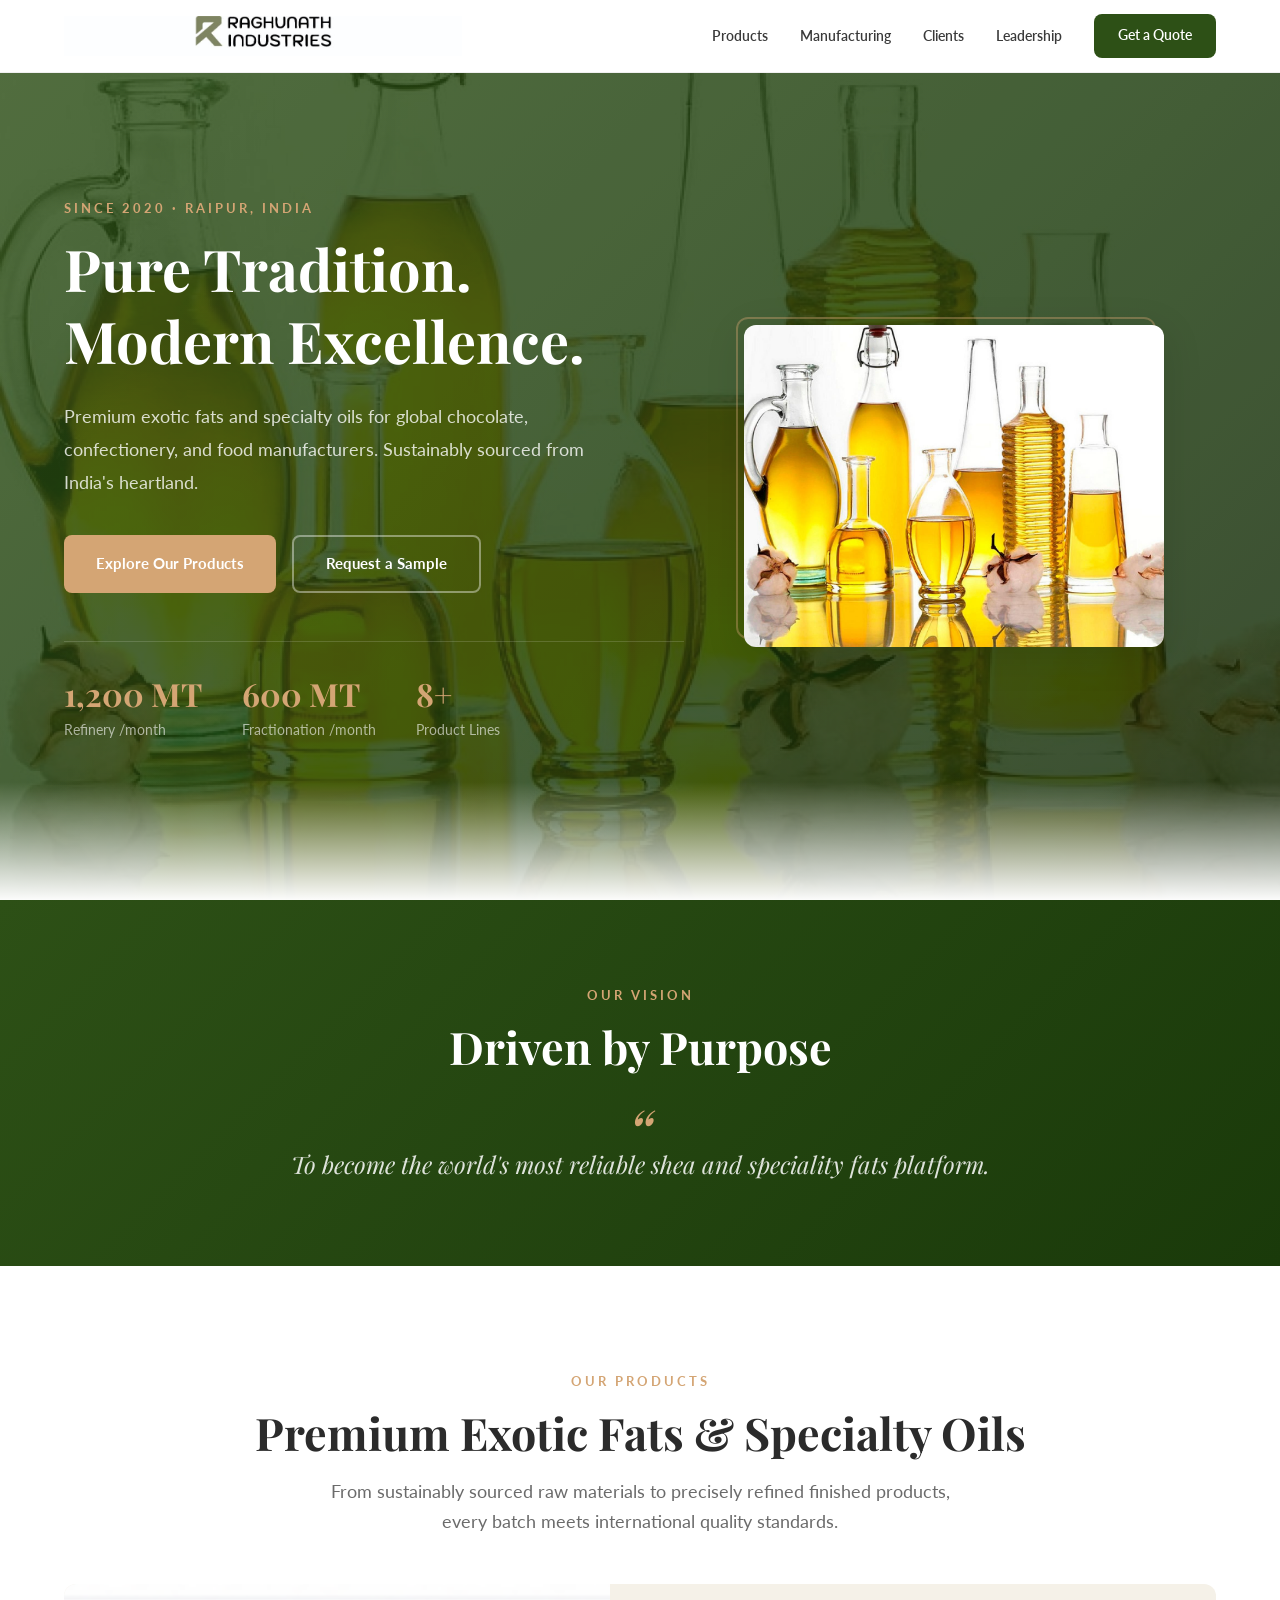
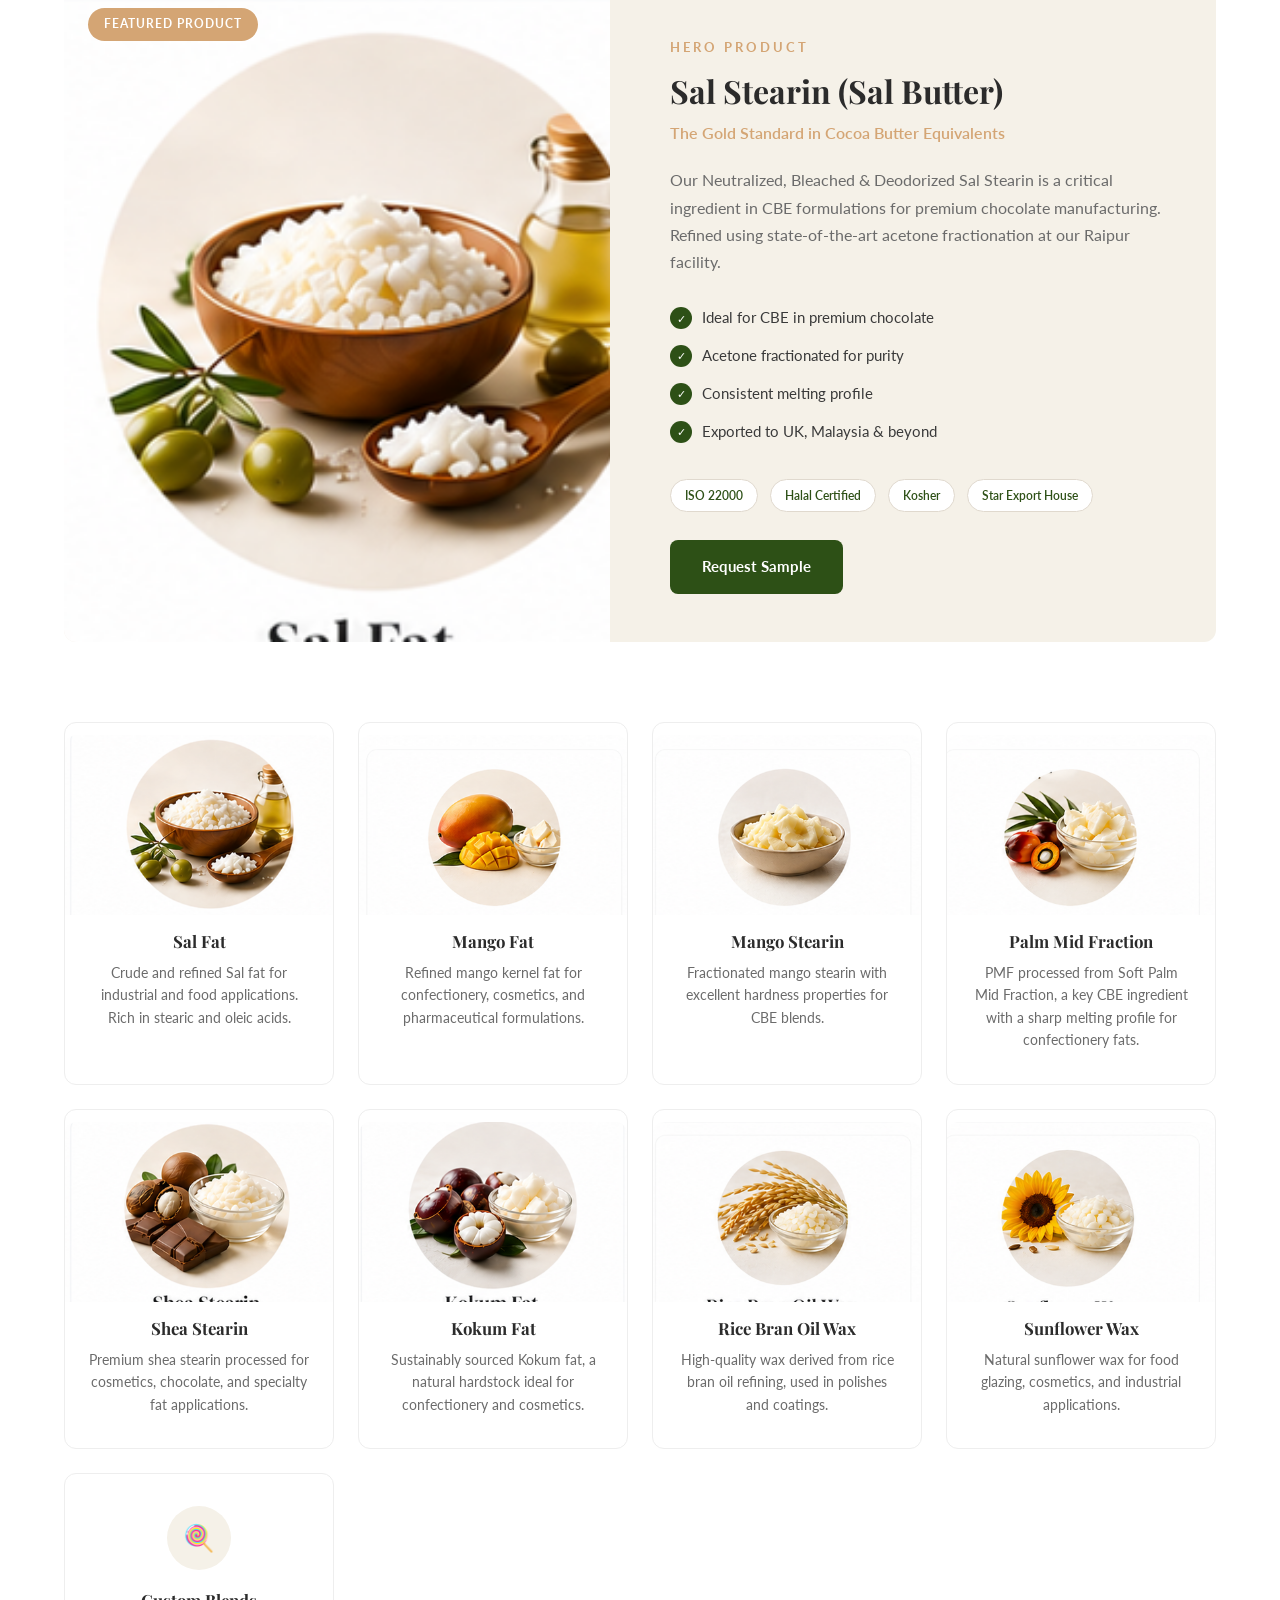
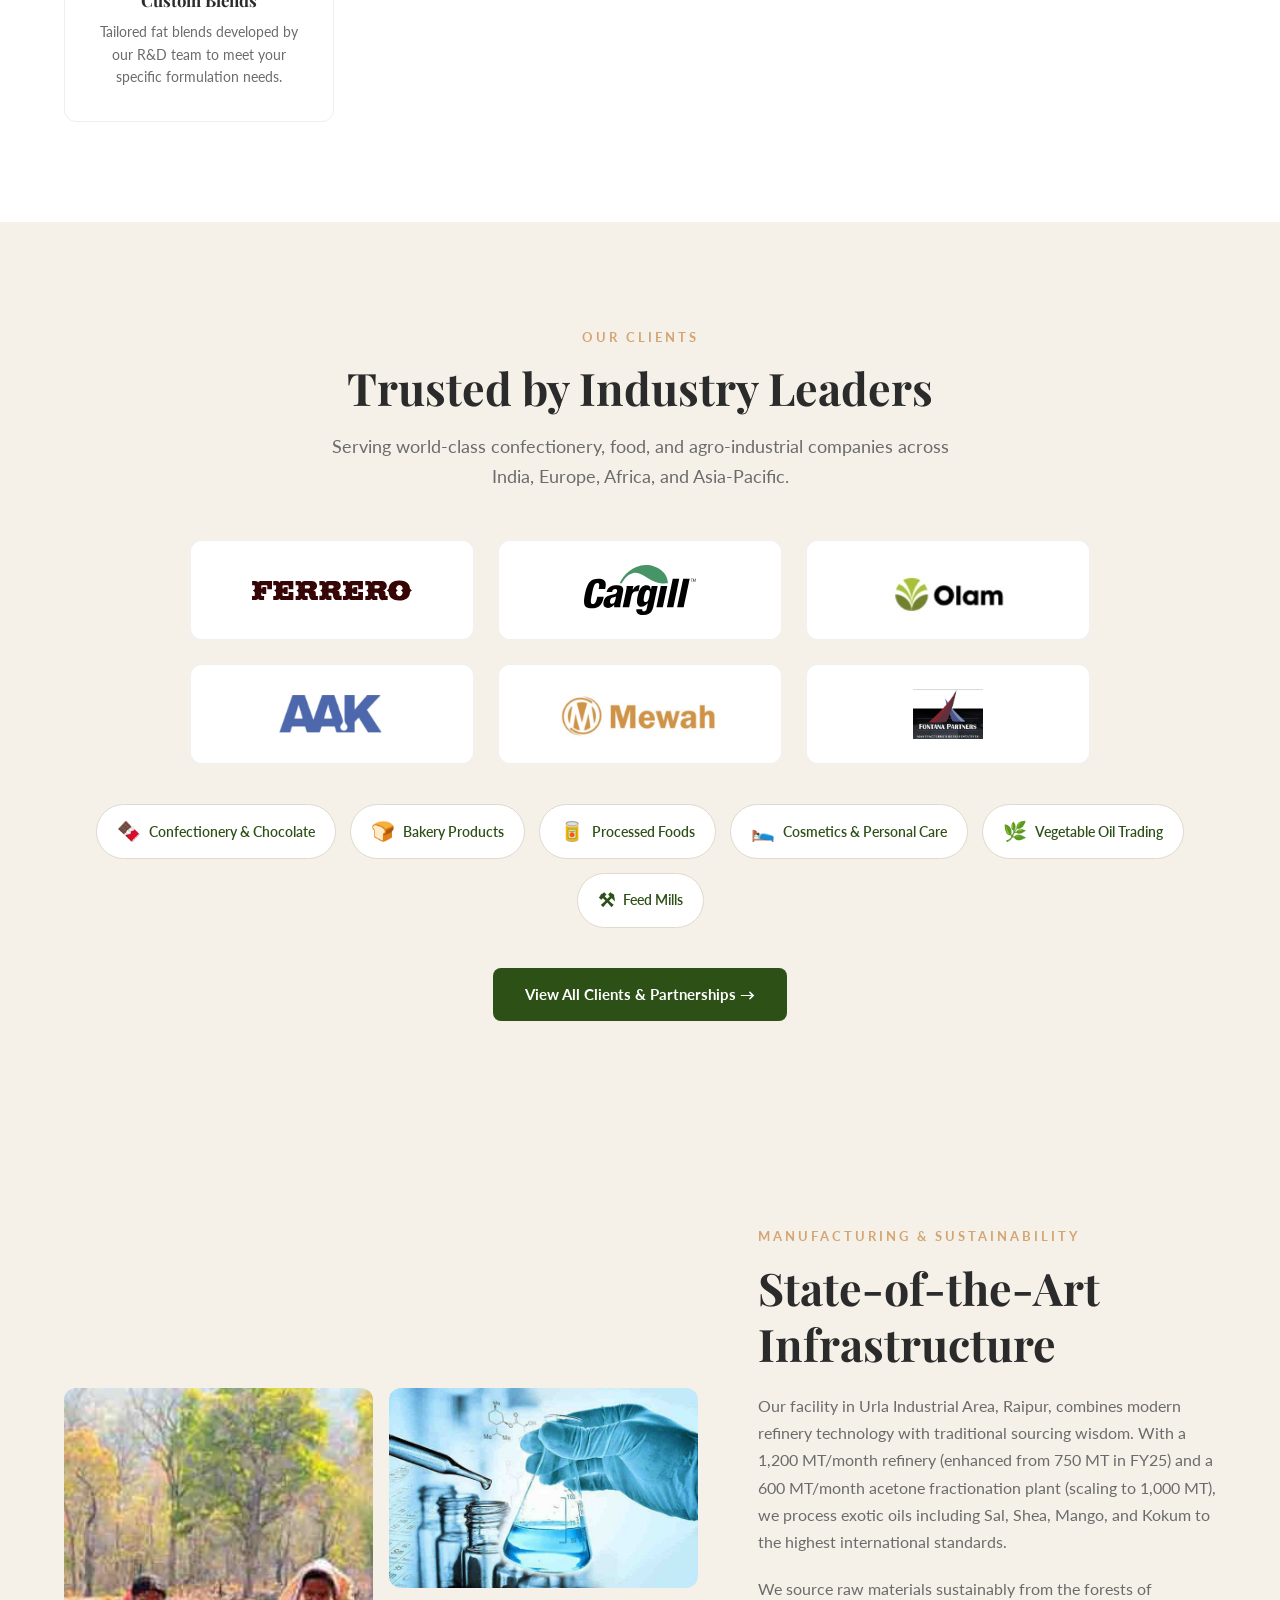
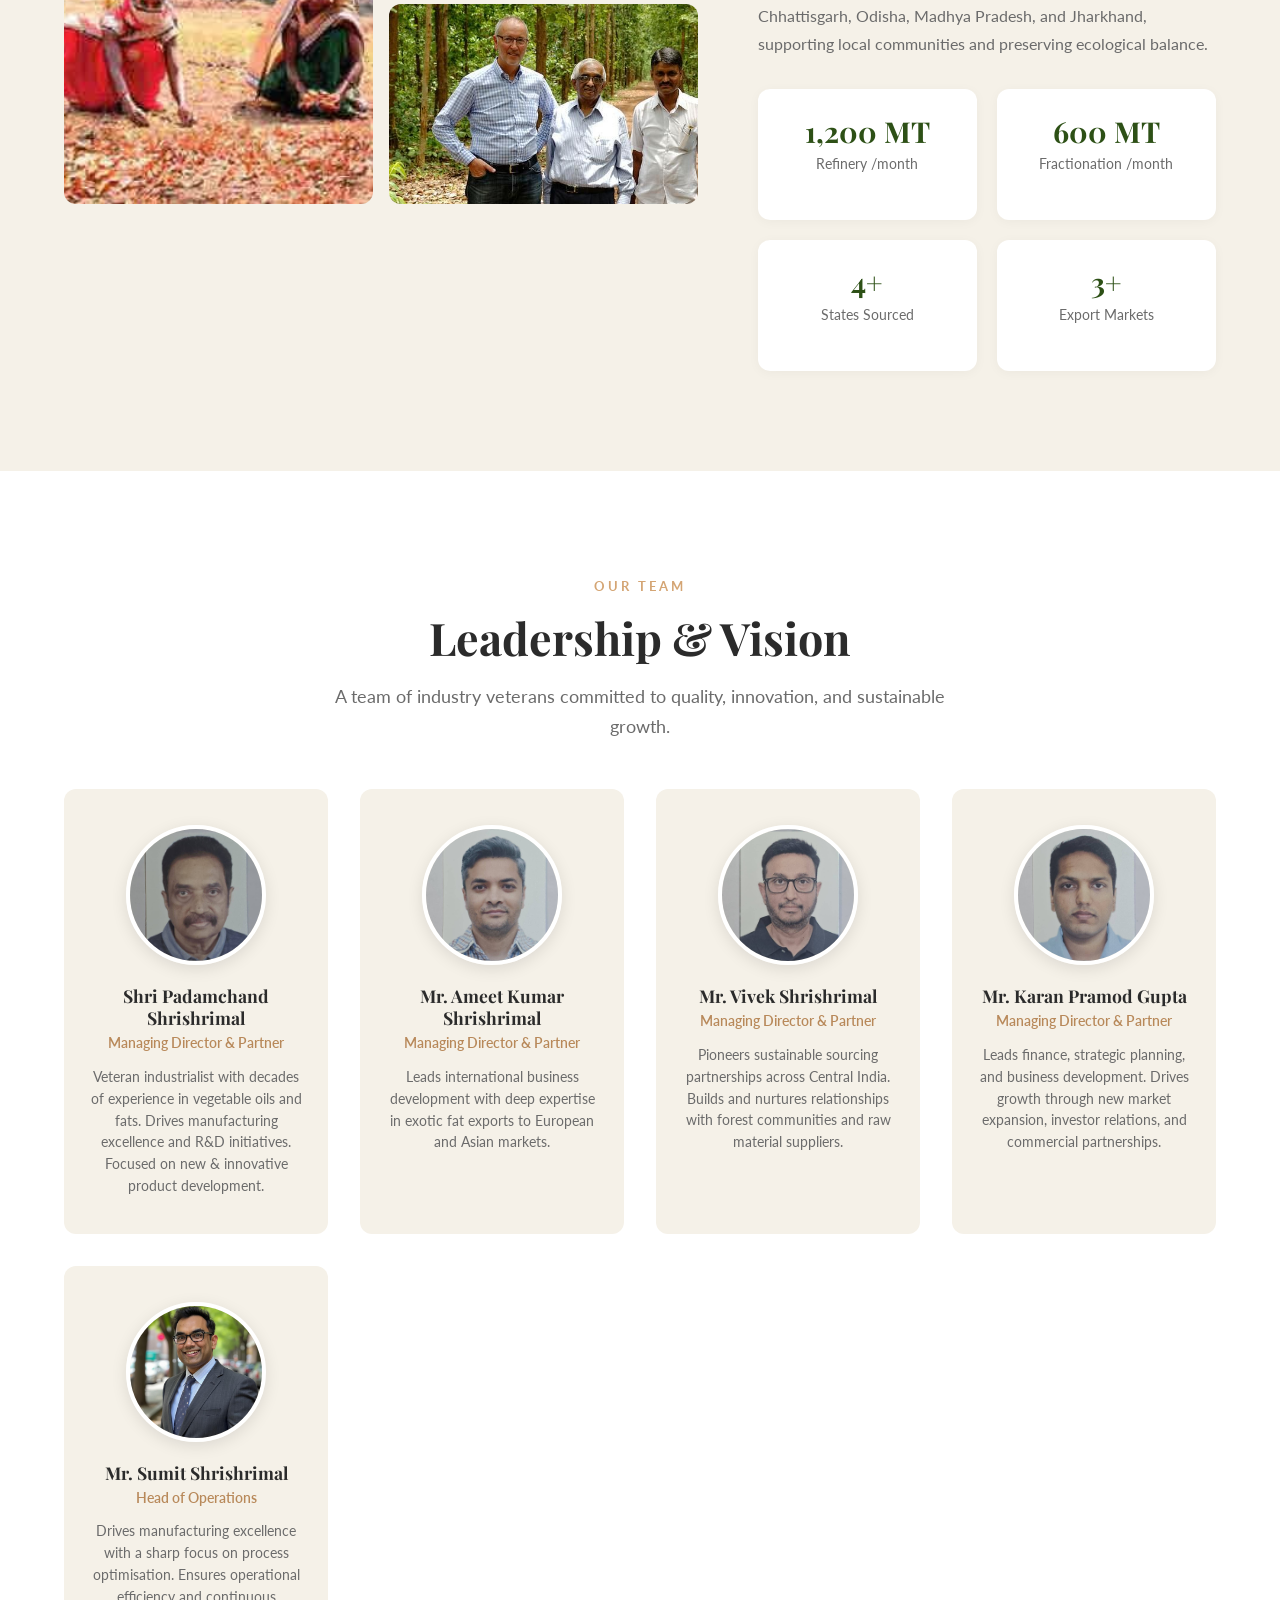
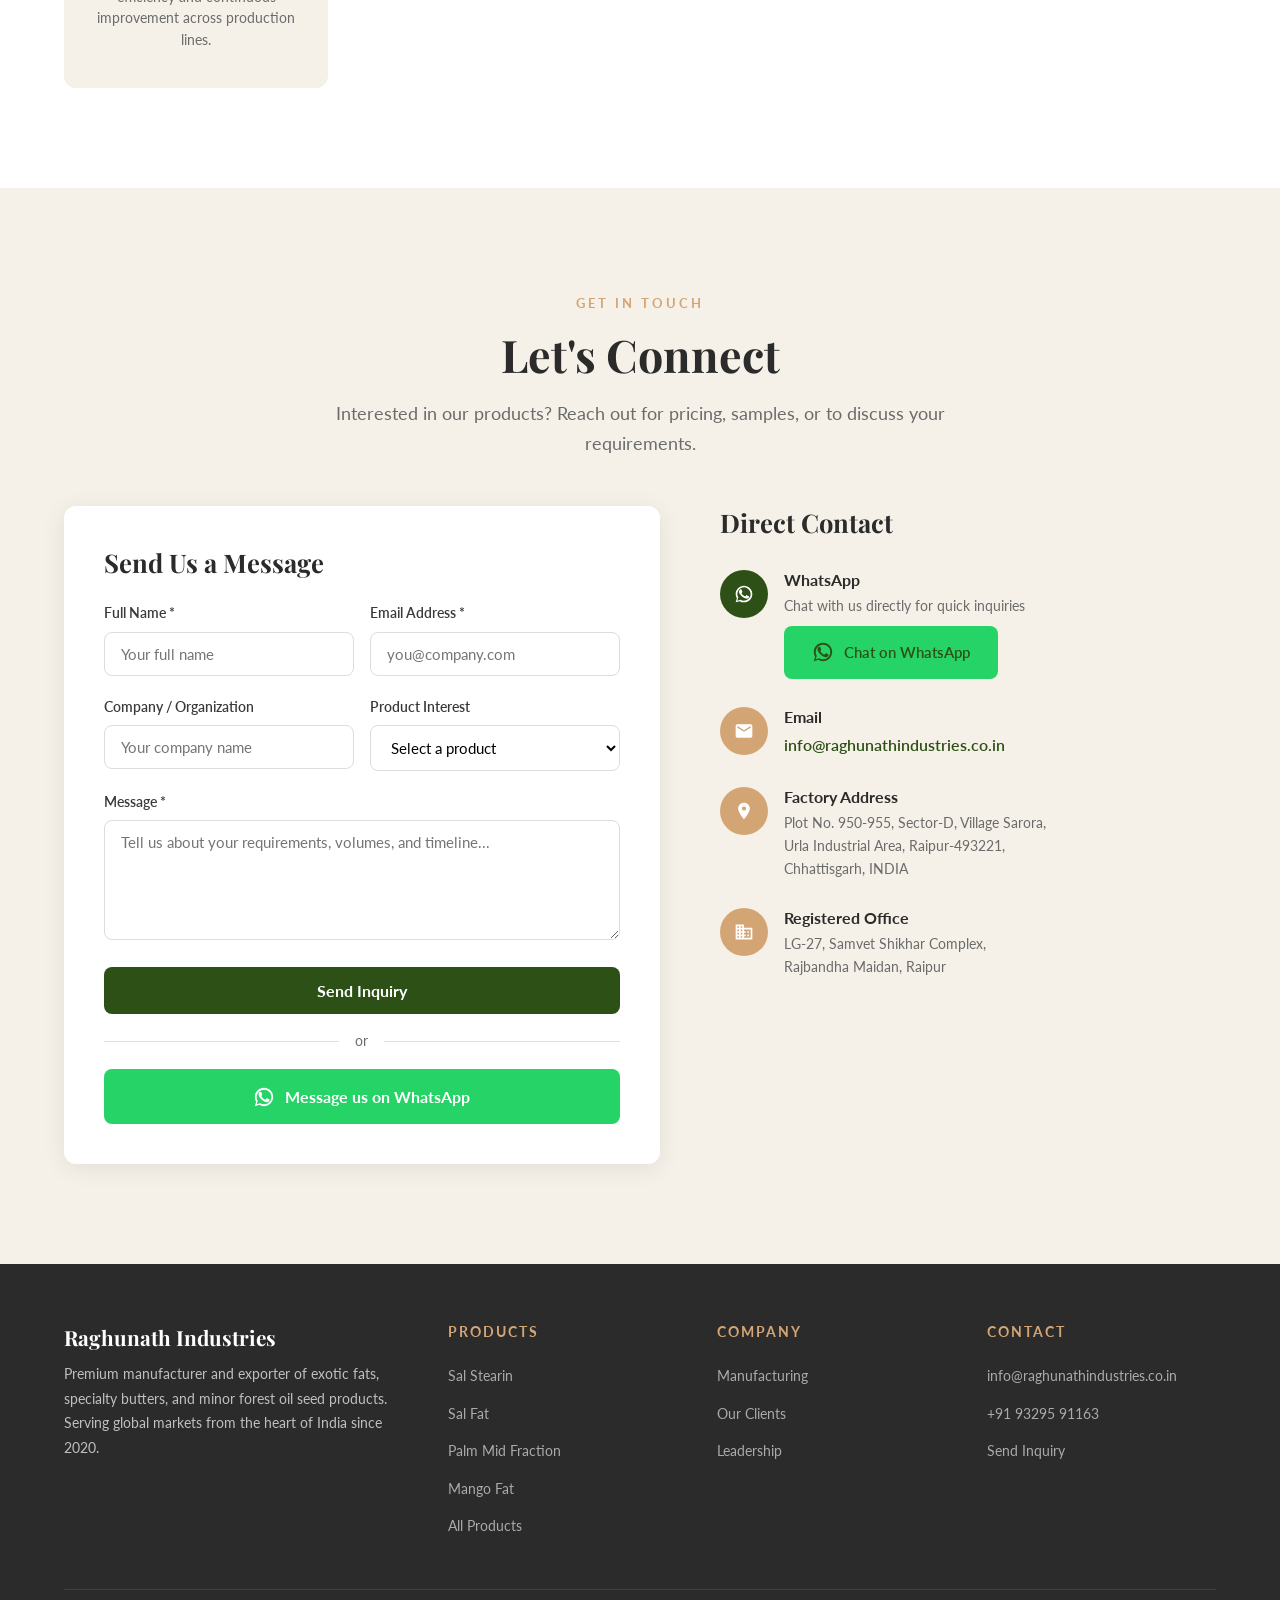
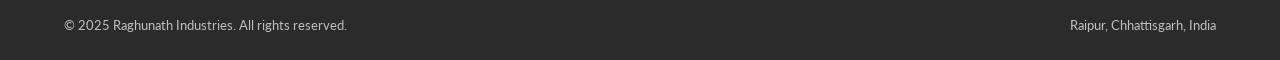
<file: index.html>
<!DOCTYPE html>
<html lang="en">
<head>
  <meta charset="UTF-8">
  <meta name="viewport" content="width=device-width, initial-scale=1.0">
  <title>Raghunath Industries | Premium Exotic Fats &amp; Specialty Oils</title>
  <meta name="description" content="Raghunath Industries is a leading manufacturer and exporter of premium exotic fats, specialty butters, and minor forest oil seeds from Raipur, India. Sal Stearin, Mango Fat, Shea Stearin, and more.">
  <meta name="keywords" content="Sal Stearin, Sal Fat, Mango Fat, Shea Stearin, Kokum Fat, exotic fats, CBE, cocoa butter equivalent, vegetable oils, Raipur, India">

  <!-- Open Graph -->
  <meta property="og:title" content="Raghunath Industries | Premium Exotic Fats &amp; Specialty Oils">
  <meta property="og:description" content="State-of-the-art manufacturing of Sal Stearin, Mango Fat, Shea Stearin and more. Exporting globally from Raipur, India.">
  <meta property="og:type" content="website">

  <!-- Fonts -->
  <link rel="preconnect" href="https://fonts.googleapis.com">
  <link rel="preconnect" href="https://fonts.gstatic.com" crossorigin>
  <link href="https://fonts.googleapis.com/css2?family=Lato:wght@400;600;700&family=Playfair+Display:wght@500;600;700&display=swap" rel="stylesheet">

  <!-- Stylesheet -->
  <link rel="stylesheet" href="style.css">
</head>
<body>

  <!-- ========== NAVBAR ========== -->
  <nav class="navbar" id="navbar" role="navigation" aria-label="Main navigation">
    <div class="container">
      <a href="#" class="navbar-brand" aria-label="Raghunath Industries Home">
        <img src="assets/logo-nav.png" alt="Raghunath Industries" class="nav-logo">
      </a>
      <div class="nav-links" id="navLinks" role="menubar">
        <a href="products.html" role="menuitem">Products</a>
        <a href="#factory" role="menuitem">Manufacturing</a>
        <a href="#clients" role="menuitem">Clients</a>
        <a href="#leadership" role="menuitem">Leadership</a>
        <a href="#contact" class="nav-cta" role="menuitem">Get a Quote</a>
      </div>
      <button class="hamburger" id="hamburger" aria-label="Toggle navigation menu" aria-expanded="false">
        <span></span><span></span><span></span>
      </button>
    </div>
  </nav>

  <!-- ========== HERO ========== -->
  <section class="hero" id="hero">
    <div class="container">
      <div class="hero-content">
        <span class="section-label fade-up">Since 2020 &middot; Raipur, India</span>
        <h1 class="fade-up">Pure Tradition.<br>Modern Excellence.</h1>
        <p class="fade-up">Premium exotic fats and specialty oils for global chocolate, confectionery, and food manufacturers. Sustainably sourced from India's heartland.</p>
        <div class="hero-buttons fade-up">
          <a href="#products" class="btn btn-primary">Explore Our Products</a>
          <a href="#contact" class="btn btn-outline">Request a Sample</a>
        </div>
        <div class="hero-stats fade-up">
          <div class="hero-stat">
            <h3>1,200 MT</h3>
            <p>Refinery /month</p>
          </div>
          <div class="hero-stat">
            <h3>600 MT</h3>
            <p>Fractionation /month</p>
          </div>
          <div class="hero-stat">
            <h3>8+</h3>
            <p>Product Lines</p>
          </div>
        </div>
      </div>
      <div class="hero-image fade-up">
        <img src="assets/hero-oils.jpg" alt="Premium vegetable oils and exotic fats in glass bottles" width="1536" height="1178" loading="eager">
      </div>
    </div>
  </section>

  <!-- ========== VISION ========== -->
  <section class="vision" id="vision">
    <div class="container fade-up">
      <span class="section-label">Our Vision</span>
      <h2>Driven by Purpose</h2>
      <blockquote>
        To become the world's most reliable shea and speciality fats platform.
      </blockquote>
    </div>
  </section>

  <!-- ========== PRODUCTS ========== -->
  <section class="products" id="products">
    <div class="container">
      <div class="text-center fade-up">
        <span class="section-label">Our Products</span>
        <h2 class="section-title">Premium Exotic Fats &amp; Specialty Oils</h2>
        <p class="section-subtitle mx-auto">From sustainably sourced raw materials to precisely refined finished products, every batch meets international quality standards.</p>
      </div>

      <!-- Featured Product: Sal Stearin -->
      <div class="featured-product fade-up">
        <div class="featured-product-image">
          <img src="assets/products/home-sal-fat.png" alt="Sal Stearin, the gold standard in Cocoa Butter Equivalents" loading="lazy">
          <span class="badge">Featured Product</span>
        </div>
        <div class="featured-product-info">
          <span class="section-label">Hero Product</span>
          <h3>Sal Stearin (Sal Butter)</h3>
          <p class="product-tagline">The Gold Standard in Cocoa Butter Equivalents</p>
          <p>Our Neutralized, Bleached &amp; Deodorized Sal Stearin is a critical ingredient in CBE formulations for premium chocolate manufacturing. Refined using state-of-the-art acetone fractionation at our Raipur facility.</p>
          <ul class="product-features">
            <li><span class="check">&#10003;</span> Ideal for CBE in premium chocolate</li>
            <li><span class="check">&#10003;</span> Acetone fractionated for purity</li>
            <li><span class="check">&#10003;</span> Consistent melting profile</li>
            <li><span class="check">&#10003;</span> Exported to UK, Malaysia &amp; beyond</li>
          </ul>
          <div class="product-certs">
            <span>ISO 22000</span>
            <span>Halal Certified</span>
            <span>Kosher</span>
            <span>Star Export House</span>
          </div>
          <a href="#contact" class="btn btn-green">Request Sample</a>
        </div>
      </div>

      <!-- Product Grid -->
      <div class="products-grid">
        <div class="product-card fade-up">
          <div class="product-card-img"><img src="assets/products/home-sal-fat.png" alt="Sal Fat" loading="lazy"></div>
          <h4>Sal Fat</h4>
          <p>Crude and refined Sal fat for industrial and food applications. Rich in stearic and oleic acids.</p>
        </div>
        <div class="product-card fade-up">
          <div class="product-card-img"><img src="assets/products/home-mango-fat.png" alt="Mango Fat" loading="lazy"></div>
          <h4>Mango Fat</h4>
          <p>Refined mango kernel fat for confectionery, cosmetics, and pharmaceutical formulations.</p>
        </div>
        <div class="product-card fade-up">
          <div class="product-card-img"><img src="assets/products/home-mango-stearin.png" alt="Mango Stearin" loading="lazy"></div>
          <h4>Mango Stearin</h4>
          <p>Fractionated mango stearin with excellent hardness properties for CBE blends.</p>
        </div>
        <div class="product-card fade-up">
          <div class="product-card-img"><img src="assets/products/home-palm-mid-fraction.png" alt="Palm Mid Fraction" loading="lazy"></div>
          <h4>Palm Mid Fraction</h4>
          <p>PMF processed from Soft Palm Mid Fraction, a key CBE ingredient with a sharp melting profile for confectionery fats.</p>
        </div>
        <div class="product-card fade-up">
          <div class="product-card-img"><img src="assets/products/home-shea-stearin.png" alt="Shea Stearin" loading="lazy"></div>
          <h4>Shea Stearin</h4>
          <p>Premium shea stearin processed for cosmetics, chocolate, and specialty fat applications.</p>
        </div>
        <div class="product-card fade-up">
          <div class="product-card-img"><img src="assets/products/home-kokum-fat.png" alt="Kokum Fat" loading="lazy"></div>
          <h4>Kokum Fat</h4>
          <p>Sustainably sourced Kokum fat, a natural hardstock ideal for confectionery and cosmetics.</p>
        </div>
        <div class="product-card fade-up">
          <div class="product-card-img"><img src="assets/products/home-rice-bran-oil-wax.png" alt="Rice Bran Oil Wax" loading="lazy"></div>
          <h4>Rice Bran Oil Wax</h4>
          <p>High-quality wax derived from rice bran oil refining, used in polishes and coatings.</p>
        </div>
        <div class="product-card fade-up">
          <div class="product-card-img"><img src="assets/products/home-sunflower-wax.png" alt="Sunflower Wax" loading="lazy"></div>
          <h4>Sunflower Wax</h4>
          <p>Natural sunflower wax for food glazing, cosmetics, and industrial applications.</p>
        </div>
        <div class="product-card fade-up">
          <div class="product-icon"><span>&#127853;</span></div>
          <h4>Custom Blends</h4>
          <p>Tailored fat blends developed by our R&amp;D team to meet your specific formulation needs.</p>
        </div>
      </div>
    </div>
  </section>

  <!-- ========== CLIENTS & INDUSTRIES ========== -->
  <section class="clients" id="clients">
    <div class="container">
      <div class="text-center fade-up">
        <span class="section-label">Our Clients</span>
        <h2 class="section-title">Trusted by Industry Leaders</h2>
        <p class="section-subtitle mx-auto">Serving world-class confectionery, food, and agro-industrial companies across India, Europe, Africa, and Asia-Pacific.</p>
      </div>

      <!-- Brand Logos Grid -->
      <div class="brand-logo-grid fade-up">
        <div class="brand-logo-card">
          <img src="assets/Logo/logo-ferrero.svg" alt="Ferrero Group" loading="lazy">
        </div>
        <div class="brand-logo-card">
          <img src="assets/Logo/cargill-2.svg" alt="Cargill" loading="lazy">
        </div>
        <div class="brand-logo-card">
          <img src="assets/Logo/Olam.jpg" alt="Olam Food Ingredients" loading="lazy">
        </div>
        <div class="brand-logo-card">
          <img src="assets/Logo/AAK Group.jpg" alt="AAK Group" loading="lazy">
        </div>
        <div class="brand-logo-card">
          <img src="assets/Logo/Mewah group.jpg" alt="Mewah Group" loading="lazy">
        </div>
        <div class="brand-logo-card">
          <img src="assets/Logo/Fontana partners.jpg" alt="Fontannaz Partners" loading="lazy">
        </div>
      </div>

      <!-- Industries Served -->
      <div class="industries-strip fade-up">
        <div class="industry-tag">
          <span class="industry-icon">&#127851;</span>
          Confectionery &amp; Chocolate
        </div>
        <div class="industry-tag">
          <span class="industry-icon">&#127838;</span>
          Bakery Products
        </div>
        <div class="industry-tag">
          <span class="industry-icon">&#129387;</span>
          Processed Foods
        </div>
        <div class="industry-tag">
          <span class="industry-icon">&#128716;</span>
          Cosmetics &amp; Personal Care
        </div>
        <div class="industry-tag">
          <span class="industry-icon">&#127807;</span>
          Vegetable Oil Trading
        </div>
        <div class="industry-tag">
          <span class="industry-icon">&#9874;</span>
          Feed Mills
        </div>
      </div>

      <div class="text-center fade-up" style="margin-top:40px">
        <a href="clients.html" class="btn btn-green">View All Clients &amp; Partnerships &rarr;</a>
      </div>
    </div>
  </section>

  <!-- ========== FACTORY & SUSTAINABILITY ========== -->
  <section class="factory" id="factory">
    <div class="container">
      <div class="factory-grid">
        <div class="factory-images fade-up">
          <div class="img-wrap tall">
            <img src="assets/sourcing-women-collecting.jpg" alt="Women sustainably collecting sal seeds from forest floors in Chhattisgarh" loading="lazy">
          </div>
          <div class="img-wrap">
            <img src="assets/lab-research.jpg" alt="Quality control laboratory with advanced testing equipment" loading="lazy">
          </div>
          <div class="img-wrap">
            <img src="assets/sustainability-forest.jpg" alt="Forest sourcing and community engagement" loading="lazy">
          </div>
        </div>
        <div class="factory-content fade-up">
          <span class="section-label">Manufacturing &amp; Sustainability</span>
          <h2 class="section-title">State-of-the-Art Infrastructure</h2>
          <p>Our facility in Urla Industrial Area, Raipur, combines modern refinery technology with traditional sourcing wisdom. With a 1,200 MT/month refinery (enhanced from 750 MT in FY25) and a 600 MT/month acetone fractionation plant (scaling to 1,000 MT), we process exotic oils including Sal, Shea, Mango, and Kokum to the highest international standards.</p>
          <p>We source raw materials sustainably from the forests of Chhattisgarh, Odisha, Madhya Pradesh, and Jharkhand, supporting local communities and preserving ecological balance.</p>
          <div class="factory-stats">
            <div class="factory-stat">
              <h3>1,200 MT</h3>
              <p>Refinery /month</p>
            </div>
            <div class="factory-stat">
              <h3>600 MT</h3>
              <p>Fractionation /month</p>
            </div>
            <div class="factory-stat">
              <h3>4+</h3>
              <p>States Sourced</p>
            </div>
            <div class="factory-stat">
              <h3>3+</h3>
              <p>Export Markets</p>
            </div>
          </div>
        </div>
      </div>
    </div>
  </section>

  <!-- ========== LEADERSHIP ========== -->
  <section class="leadership" id="leadership">
    <div class="container">
      <div class="text-center fade-up">
        <span class="section-label">Our Team</span>
        <h2 class="section-title">Leadership &amp; Vision</h2>
        <p class="section-subtitle mx-auto">A team of industry veterans committed to quality, innovation, and sustainable growth.</p>
      </div>
      <div class="leaders-grid">
        <div class="leader-card fade-up">
          <div class="leader-photo">
            <img src="assets/Padam.jpeg" alt="Shri Padamchand Shrishrimal -Managing Director & Partner" loading="lazy">
          </div>
          <h4>Shri Padamchand Shrishrimal</h4>
          <p class="leader-role">Managing Director &amp; Partner</p>
          <p>Veteran industrialist with decades of experience in vegetable oils and fats. Drives manufacturing excellence and R&amp;D initiatives. Focused on new &amp; innovative product development.</p>
        </div>
        <div class="leader-card fade-up">
          <div class="leader-photo">
            <img src="assets/Amit.jpeg" alt="Mr. Ameet Kumar Shrishrimal -Director" loading="lazy">
          </div>
          <h4>Mr. Ameet Kumar Shrishrimal</h4>
          <p class="leader-role">Managing Director &amp; Partner</p>
          <p>Leads international business development with deep expertise in exotic fat exports to European and Asian markets.</p>
        </div>
        <div class="leader-card fade-up">
          <div class="leader-photo">
            <img src="assets/Vivek.jpeg" alt="Mr. Vivek Shrishrimal -Director" loading="lazy">
          </div>
          <h4>Mr. Vivek Shrishrimal</h4>
          <p class="leader-role">Managing Director &amp; Partner</p>
          <p>Pioneers sustainable sourcing partnerships across Central India. Builds and nurtures relationships with forest communities and raw material suppliers.</p>
        </div>
        <div class="leader-card fade-up">
          <div class="leader-photo">
            <img src="assets/Karan.jpeg" alt="Mr. Karan Pramod Gupta -Director" loading="lazy">
          </div>
          <h4>Mr. Karan Pramod Gupta</h4>
          <p class="leader-role">Managing Director &amp; Partner</p>
          <p>Leads finance, strategic planning, and business development. Drives growth through new market expansion, investor relations, and commercial partnerships.</p>
        </div>
        <div class="leader-card fade-up">
          <div class="leader-photo">
            <img src="assets/sumit.jpeg" alt="Mr. Sumit Shrishrimal -Head of Operations" loading="lazy">
          </div>
          <h4>Mr. Sumit Shrishrimal</h4>
          <p class="leader-role">Head of Operations</p>
          <p>Drives manufacturing excellence with a sharp focus on process optimisation. Ensures operational efficiency and continuous improvement across production lines.</p>
        </div>
      </div>
    </div>
  </section>

  <!-- ========== CONTACT ========== -->
  <section class="contact" id="contact">
    <div class="container">
      <div class="text-center fade-up">
        <span class="section-label">Get in Touch</span>
        <h2 class="section-title">Let's Connect</h2>
        <p class="section-subtitle mx-auto">Interested in our products? Reach out for pricing, samples, or to discuss your requirements.</p>
      </div>
      <div class="contact-grid">
        <div class="contact-form fade-up">
          <h3>Send Us a Message</h3>
          <form id="contactForm" action="https://formsubmit.co/info@raghunathindustries.co.in" method="POST">
            <input type="hidden" name="_subject" value="Website Inquiry - Raghunath Industries">
            <input type="hidden" name="_captcha" value="false">
            <input type="hidden" name="_cc" value="ameet@raghunathindustries.co.in">
            <input type="hidden" name="_autoresponse" value="Thank you for reaching out to Raghunath Industries. A member of our team will be in touch shortly. For any expedited enquiries, please WhatsApp us at +91-93295-91163. We look forward to speaking with you. Thanks, Team Raghunath Industries">
            <div class="form-row">
              <div class="form-group">
                <label for="name">Full Name *</label>
                <input type="text" id="name" name="name" required placeholder="Your full name" autocomplete="name">
              </div>
              <div class="form-group">
                <label for="email">Email Address *</label>
                <input type="email" id="email" name="email" required placeholder="you@company.com" autocomplete="email">
              </div>
            </div>
            <div class="form-row">
              <div class="form-group">
                <label for="company">Company / Organization</label>
                <input type="text" id="company" name="company" placeholder="Your company name" autocomplete="organization">
              </div>
              <div class="form-group">
                <label for="product">Product Interest</label>
                <select id="product" name="product">
                  <option value="">Select a product</option>
                  <option value="Sal Stearin">Sal Stearin (Sal Butter)</option>
                  <option value="Sal Fat">Sal Fat</option>
                  <option value="Mango Fat">Mango Fat</option>
                  <option value="Mango Stearin">Mango Stearin</option>
                  <option value="Palm Mid Fraction">Palm Mid Fraction (PMF)</option>
                  <option value="Shea Stearin">Shea Stearin</option>
                  <option value="Kokum Fat">Kokum Fat</option>
                  <option value="Rice Bran Oil Wax">Rice Bran Oil Wax</option>
                  <option value="Sunflower Wax">Sunflower Wax</option>
                  <option value="Other">Other / Custom Blend</option>
                </select>
              </div>
            </div>
            <div class="form-group">
              <label for="message">Message *</label>
              <textarea id="message" name="message" required placeholder="Tell us about your requirements, volumes, and timeline..."></textarea>
            </div>
            <button type="submit" class="btn-submit">Send Inquiry</button>
            <div class="form-divider"><span>or</span></div>
            <a href="https://wa.me/919329591163?text=Hi%2C%20I'm%20interested%20in%20your%20products%20and%20would%20like%20to%20know%20more." class="whatsapp-form-btn" target="_blank" rel="noopener noreferrer">
              <svg viewBox="0 0 24 24" fill="currentColor" width="20" height="20"><path d="M17.472 14.382c-.297-.149-1.758-.867-2.03-.967-.273-.099-.471-.148-.67.15-.197.297-.767.966-.94 1.164-.173.199-.347.223-.644.075-.297-.15-1.255-.463-2.39-1.475-.883-.788-1.48-1.761-1.653-2.059-.173-.297-.018-.458.13-.606.134-.133.298-.347.446-.52.149-.174.198-.298.298-.497.099-.198.05-.371-.025-.52-.075-.149-.669-1.612-.916-2.207-.242-.579-.487-.5-.669-.51-.173-.008-.371-.01-.57-.01-.198 0-.52.074-.792.372-.272.297-1.04 1.016-1.04 2.479 0 1.462 1.065 2.875 1.213 3.074.149.198 2.096 3.2 5.077 4.487.709.306 1.262.489 1.694.625.712.227 1.36.195 1.871.118.571-.085 1.758-.719 2.006-1.413.248-.694.248-1.289.173-1.413-.074-.124-.272-.198-.57-.347z"/><path d="M12 2C6.477 2 2 6.477 2 12c0 1.89.525 3.66 1.438 5.168L2 22l4.832-1.438A9.955 9.955 0 0012 22c5.523 0 10-4.477 10-10S17.523 2 12 2zm0 18a8 8 0 01-4.243-1.212L4 20l1.212-3.757A8 8 0 1112 20z"/></svg>
              Message us on WhatsApp
            </a>
          </form>
        </div>

        <div class="contact-info fade-up">
          <h3>Direct Contact</h3>

          <div class="contact-method">
            <div class="icon-circle green">
              <svg width="20" height="20" fill="currentColor" viewBox="0 0 24 24"><path d="M17.472 14.382c-.297-.149-1.758-.867-2.03-.967-.273-.099-.471-.148-.67.15-.197.297-.767.966-.94 1.164-.173.199-.347.223-.644.075-.297-.15-1.255-.463-2.39-1.475-.883-.788-1.48-1.761-1.653-2.059-.173-.297-.018-.458.13-.606.134-.133.298-.347.446-.52.149-.174.198-.298.298-.497.099-.198.05-.371-.025-.52-.075-.149-.669-1.612-.916-2.207-.242-.579-.487-.5-.669-.51-.173-.008-.371-.01-.57-.01-.198 0-.52.074-.792.372-.272.297-1.04 1.016-1.04 2.479 0 1.462 1.065 2.875 1.213 3.074.149.198 2.096 3.2 5.077 4.487.709.306 1.262.489 1.694.625.712.227 1.36.195 1.871.118.571-.085 1.758-.719 2.006-1.413.248-.694.248-1.289.173-1.413-.074-.124-.272-.198-.57-.347z"/><path d="M12 2C6.477 2 2 6.477 2 12c0 1.89.525 3.66 1.438 5.168L2 22l4.832-1.438A9.955 9.955 0 0012 22c5.523 0 10-4.477 10-10S17.523 2 12 2zm0 18a8 8 0 01-4.243-1.212L4 20l1.212-3.757A8 8 0 1112 20z"/></svg>
            </div>
            <div>
              <h4>WhatsApp</h4>
              <p>Chat with us directly for quick inquiries</p>
              <a href="https://wa.me/919329591163?text=Hi%2C%20I'm%20interested%20in%20your%20products%20and%20would%20like%20to%20know%20more." class="whatsapp-btn" target="_blank" rel="noopener noreferrer">
                <svg viewBox="0 0 24 24" fill="currentColor"><path d="M17.472 14.382c-.297-.149-1.758-.867-2.03-.967-.273-.099-.471-.148-.67.15-.197.297-.767.966-.94 1.164-.173.199-.347.223-.644.075-.297-.15-1.255-.463-2.39-1.475-.883-.788-1.48-1.761-1.653-2.059-.173-.297-.018-.458.13-.606.134-.133.298-.347.446-.52.149-.174.198-.298.298-.497.099-.198.05-.371-.025-.52-.075-.149-.669-1.612-.916-2.207-.242-.579-.487-.5-.669-.51-.173-.008-.371-.01-.57-.01-.198 0-.52.074-.792.372-.272.297-1.04 1.016-1.04 2.479 0 1.462 1.065 2.875 1.213 3.074.149.198 2.096 3.2 5.077 4.487.709.306 1.262.489 1.694.625.712.227 1.36.195 1.871.118.571-.085 1.758-.719 2.006-1.413.248-.694.248-1.289.173-1.413-.074-.124-.272-.198-.57-.347z"/><path d="M12 2C6.477 2 2 6.477 2 12c0 1.89.525 3.66 1.438 5.168L2 22l4.832-1.438A9.955 9.955 0 0012 22c5.523 0 10-4.477 10-10S17.523 2 12 2zm0 18a8 8 0 01-4.243-1.212L4 20l1.212-3.757A8 8 0 1112 20z"/></svg>
                Chat on WhatsApp
              </a>
            </div>
          </div>

          <div class="contact-method">
            <div class="icon-circle gold">
              <svg width="20" height="20" fill="currentColor" viewBox="0 0 24 24"><path d="M20 4H4c-1.1 0-2 .9-2 2v12c0 1.1.9 2 2 2h16c1.1 0 2-.9 2-2V6c0-1.1-.9-2-2-2zm0 4l-8 5-8-5V6l8 5 8-5v2z"/></svg>
            </div>
            <div>
              <h4>Email</h4>
              <a href="mailto:info@raghunathindustries.co.in">info@raghunathindustries.co.in</a>
            </div>
          </div>

          <div class="contact-method">
            <div class="icon-circle gold">
              <svg width="20" height="20" fill="currentColor" viewBox="0 0 24 24"><path d="M12 2C8.13 2 5 5.13 5 9c0 5.25 7 13 7 13s7-7.75 7-13c0-3.87-3.13-7-7-7zm0 9.5c-1.38 0-2.5-1.12-2.5-2.5s1.12-2.5 2.5-2.5 2.5 1.12 2.5 2.5-1.12 2.5-2.5 2.5z"/></svg>
            </div>
            <div>
              <h4>Factory Address</h4>
              <p>Plot No. 950-955, Sector-D, Village Sarora,<br>Urla Industrial Area, Raipur-493221,<br>Chhattisgarh, INDIA</p>
            </div>
          </div>

          <div class="contact-method">
            <div class="icon-circle gold">
              <svg width="20" height="20" fill="currentColor" viewBox="0 0 24 24"><path d="M12 7V3H2v18h20V7H12zM6 19H4v-2h2v2zm0-4H4v-2h2v2zm0-4H4V9h2v2zm0-4H4V5h2v2zm4 12H8v-2h2v2zm0-4H8v-2h2v2zm0-4H8V9h2v2zm0-4H8V5h2v2zm10 12h-8v-2h2v-2h-2v-2h2v-2h-2V9h8v10zm-2-8h-2v2h2v-2zm0 4h-2v2h2v-2z"/></svg>
            </div>
            <div>
              <h4>Registered Office</h4>
              <p>LG-27, Samvet Shikhar Complex,<br>Rajbandha Maidan, Raipur</p>
            </div>
          </div>
        </div>
      </div>
    </div>
  </section>

  <!-- ========== FOOTER ========== -->
  <footer class="footer">
    <div class="container">
      <div class="footer-grid">
        <div class="footer-brand">
          <h3>Raghunath Industries</h3>
          <p>Premium manufacturer and exporter of exotic fats, specialty butters, and minor forest oil seed products. Serving global markets from the heart of India since 2020.</p>
        </div>
        <div>
          <h4>Products</h4>
          <ul>
            <li><a href="products.html">Sal Stearin</a></li>
            <li><a href="products.html">Sal Fat</a></li>
            <li><a href="products.html#pmf">Palm Mid Fraction</a></li>
            <li><a href="products.html">Mango Fat</a></li>
            <li><a href="products.html">All Products</a></li>
          </ul>
        </div>
        <div>
          <h4>Company</h4>
          <ul>
            <li><a href="#factory">Manufacturing</a></li>
            <li><a href="clients.html">Our Clients</a></li>
            <li><a href="#leadership">Leadership</a></li>
          </ul>
        </div>
        <div>
          <h4>Contact</h4>
          <ul>
            <li><a href="mailto:info@raghunathindustries.co.in">info@raghunathindustries.co.in</a></li>
            <li><a href="https://wa.me/919329591163" target="_blank" rel="noopener noreferrer">+91 93295 91163</a></li>
            <li><a href="#contact">Send Inquiry</a></li>
          </ul>
        </div>
      </div>
      <div class="footer-bottom">
        <p>&copy; 2025 Raghunath Industries. All rights reserved.</p>
        <p>Raipur, Chhattisgarh, India</p>
      </div>
    </div>
  </footer>

  <!-- ========== SCRIPTS ========== -->
  <script>
    // Mobile nav toggle
    const hamburger = document.getElementById('hamburger');
    const navLinks = document.getElementById('navLinks');
    hamburger.addEventListener('click', () => {
      const expanded = hamburger.getAttribute('aria-expanded') === 'true';
      hamburger.setAttribute('aria-expanded', !expanded);
      navLinks.classList.toggle('active');
    });

    // Close mobile nav on link click
    navLinks.querySelectorAll('a').forEach(link => {
      link.addEventListener('click', () => {
        navLinks.classList.remove('active');
        hamburger.setAttribute('aria-expanded', 'false');
      });
    });

    // Navbar shadow on scroll
    const navbar = document.getElementById('navbar');
    window.addEventListener('scroll', () => {
      navbar.classList.toggle('scrolled', window.scrollY > 20);
    }, { passive: true });

    // Intersection Observer for fade-up animations
    const faders = document.querySelectorAll('.fade-up');
    if ('IntersectionObserver' in window) {
      const observer = new IntersectionObserver((entries) => {
        entries.forEach(entry => {
          if (entry.isIntersecting) {
            entry.target.classList.add('visible');
            observer.unobserve(entry.target);
          }
        });
      }, { threshold: 0.1, rootMargin: '0px 0px -40px 0px' });
      faders.forEach(el => observer.observe(el));
    } else {
      faders.forEach(el => el.classList.add('visible'));
    }
  </script>
</body>
</html>
</file>
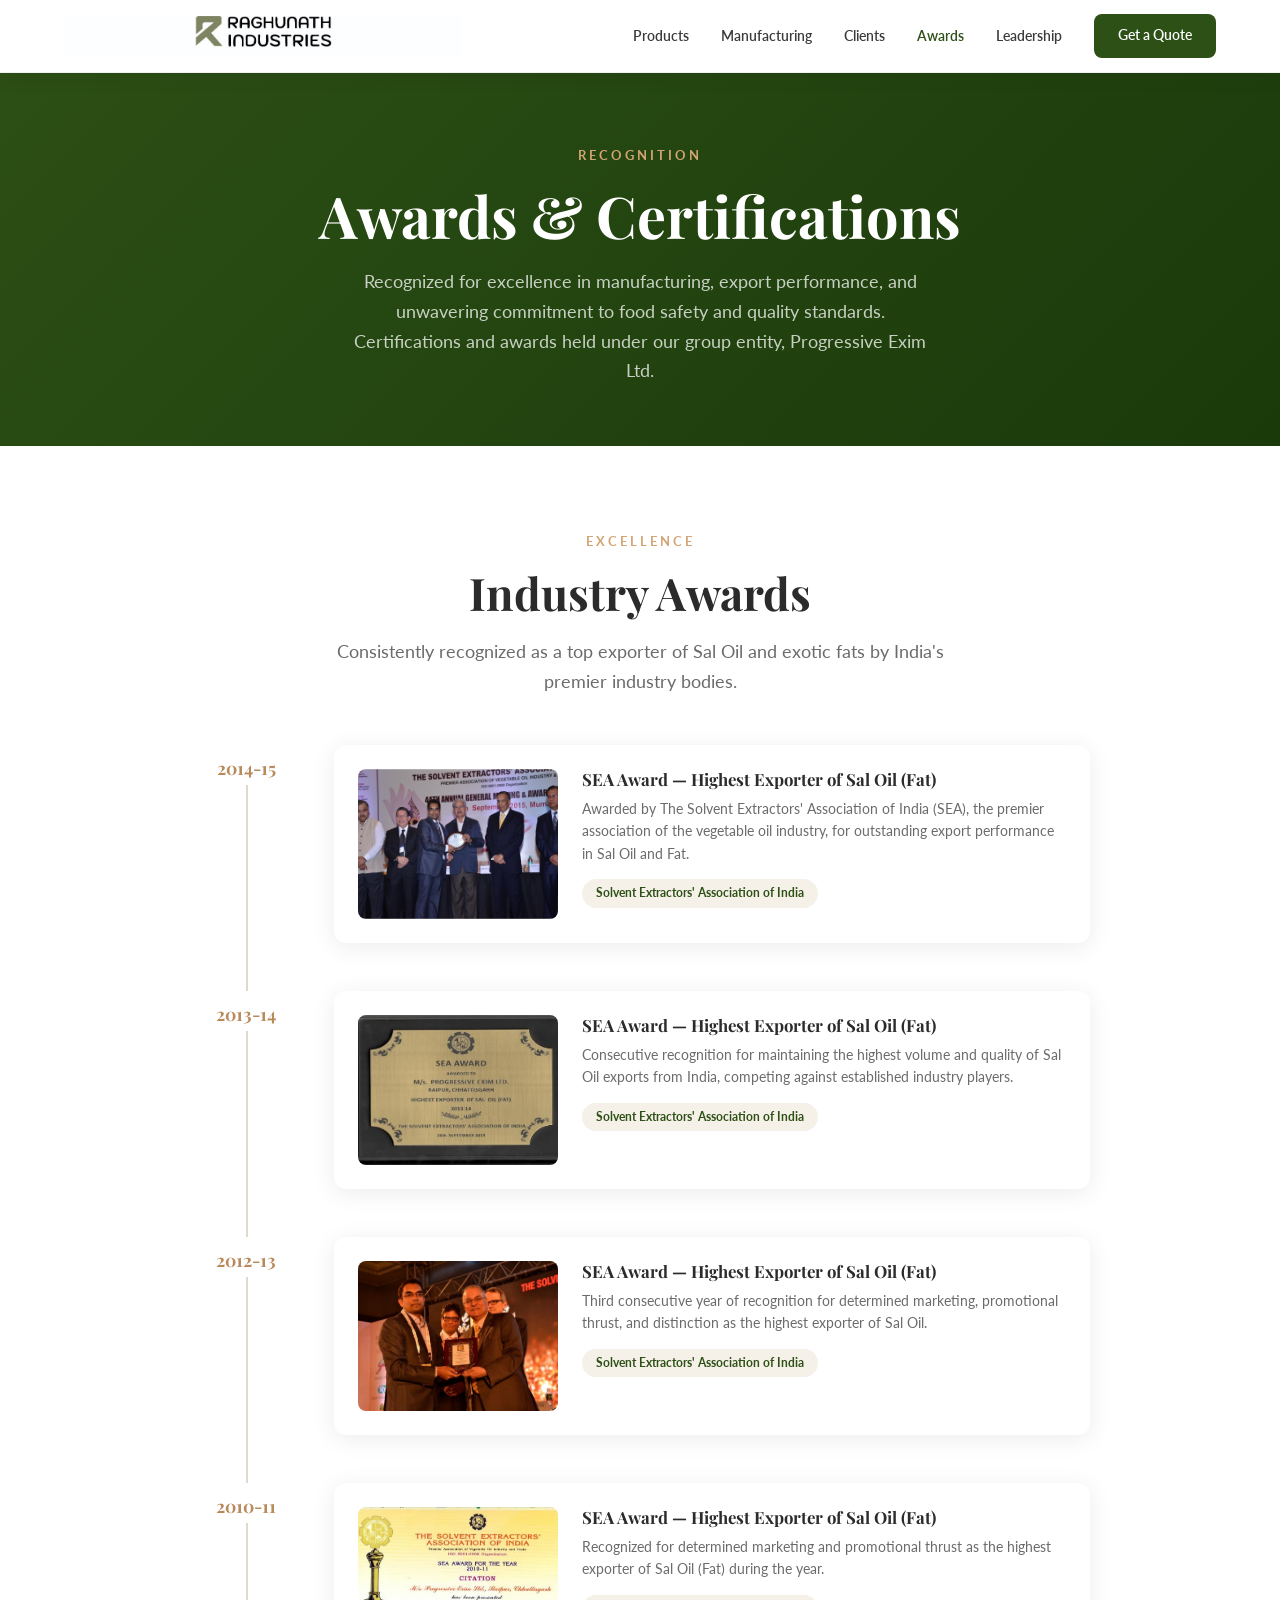
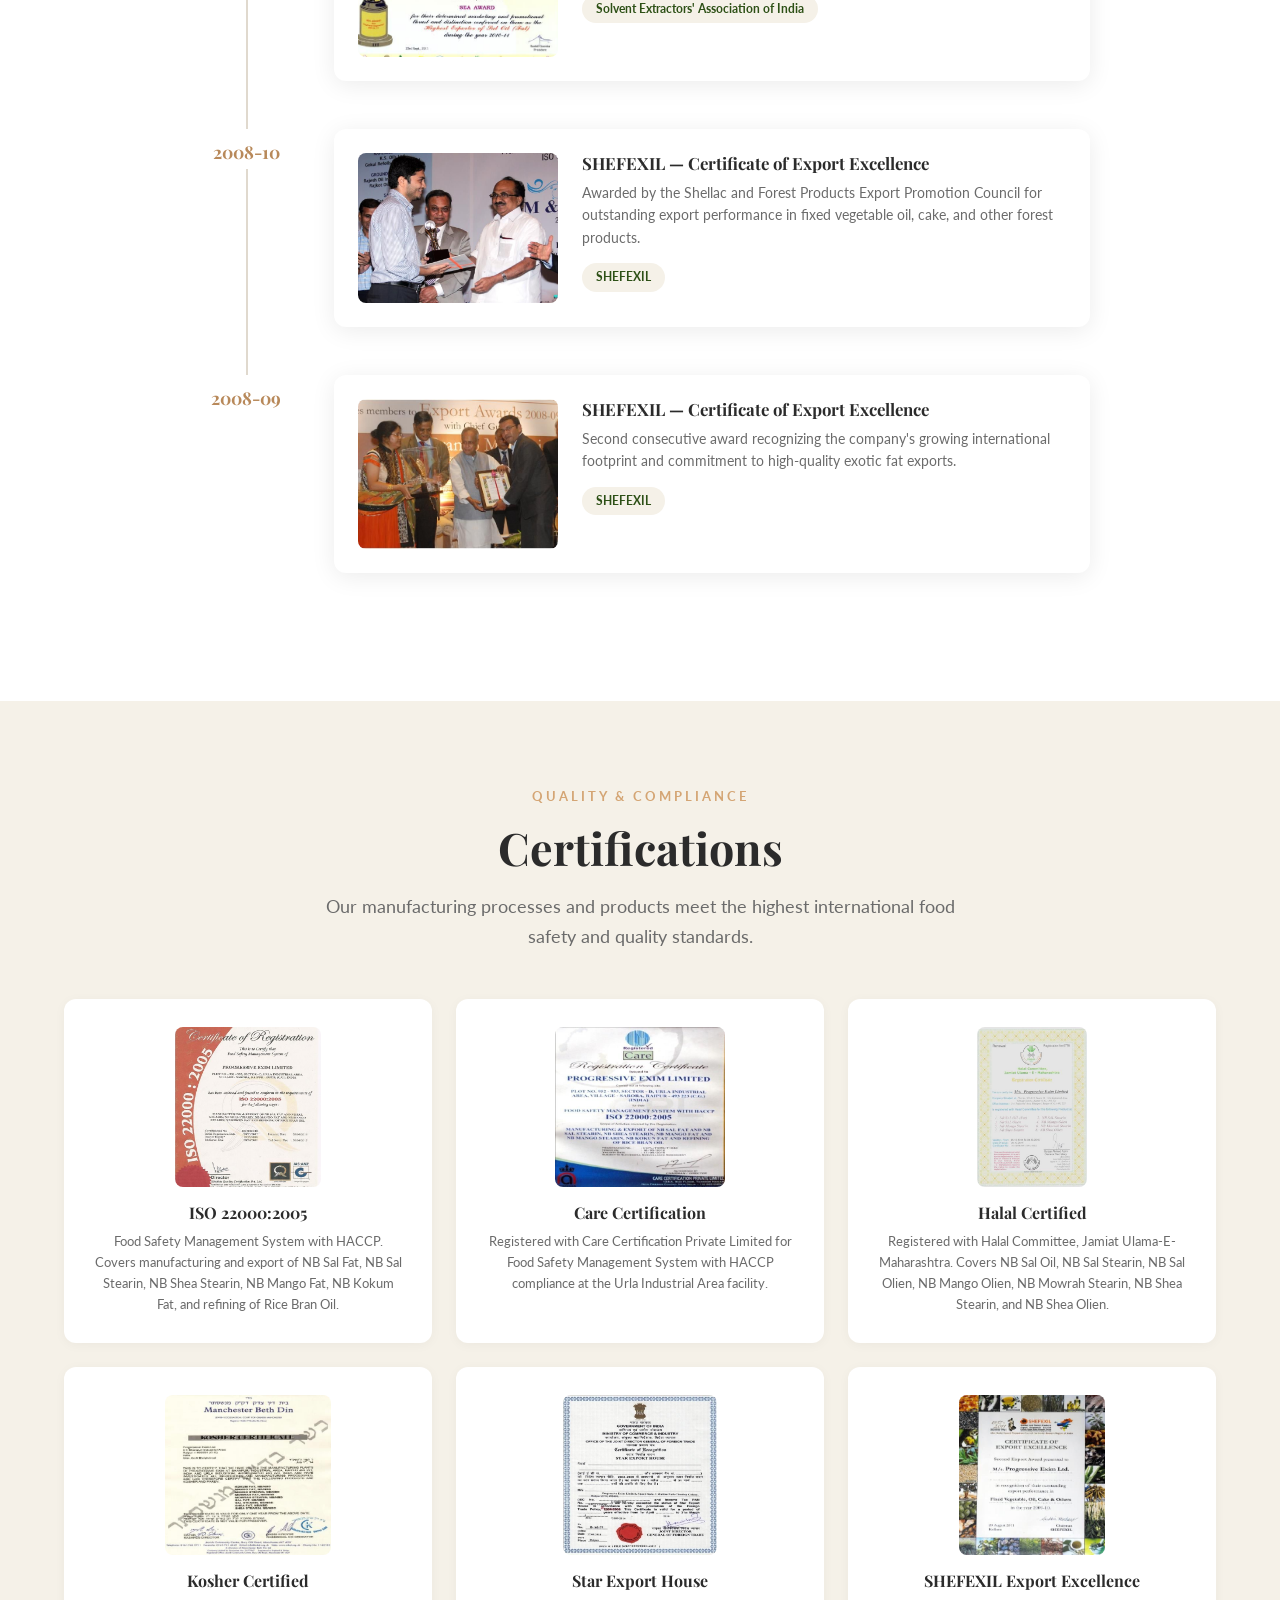
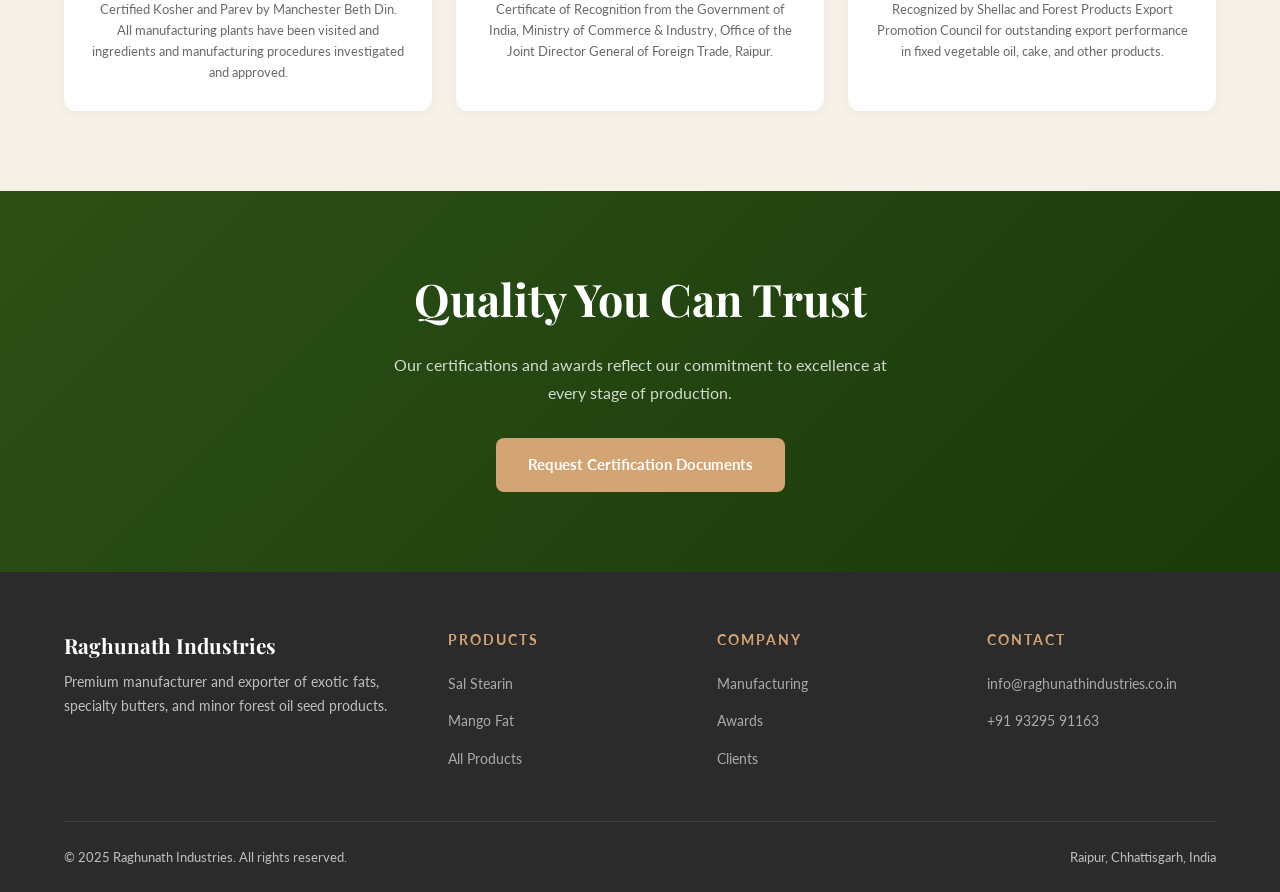
<file: awards.html>
<!DOCTYPE html>
<html lang="en">
<head>
  <meta charset="UTF-8">
  <meta name="viewport" content="width=device-width, initial-scale=1.0">
  <title>Awards &amp; Certifications — Raghunath Industries</title>
  <meta name="description" content="Industry awards and quality certifications earned by Raghunath Industries including ISO 22000, Halal, Kosher, Star Export House, and Solvent Extractors Association awards.">
  <link rel="preconnect" href="https://fonts.googleapis.com">
  <link rel="preconnect" href="https://fonts.gstatic.com" crossorigin>
  <link href="https://fonts.googleapis.com/css2?family=Lato:wght@400;600;700&family=Playfair+Display:wght@500;600;700&display=swap" rel="stylesheet">
  <link rel="stylesheet" href="style.css">
</head>
<body>

  <!-- NAVBAR -->
  <nav class="navbar scrolled" role="navigation" aria-label="Main navigation">
    <div class="container">
      <a href="index.html" class="navbar-brand" aria-label="Raghunath Industries Home">
        <img src="assets/logo-nav.png" alt="Raghunath Industries" class="nav-logo">
      </a>
      <div class="nav-links" id="navLinks" role="menubar">
        <a href="products.html" role="menuitem">Products</a>
        <a href="index.html#factory" role="menuitem">Manufacturing</a>
        <a href="clients.html" role="menuitem">Clients</a>
        <a href="awards.html" role="menuitem" style="color:var(--green)">Awards</a>
        <a href="index.html#leadership" role="menuitem">Leadership</a>
        <a href="index.html#contact" class="nav-cta" role="menuitem">Get a Quote</a>
      </div>
      <button class="hamburger" id="hamburger" aria-label="Toggle navigation menu" aria-expanded="false">
        <span></span><span></span><span></span>
      </button>
    </div>
  </nav>

  <!-- PAGE HERO -->
  <section class="page-hero">
    <div class="container">
      <span class="section-label">Recognition</span>
      <h1>Awards &amp; Certifications</h1>
      <p>Recognized for excellence in manufacturing, export performance, and unwavering commitment to food safety and quality standards. Certifications and awards held under our group entity, Progressive Exim Ltd.</p>
    </div>
  </section>

  <!-- AWARDS -->
  <section class="page-section">
    <div class="container">
      <div class="text-center fade-up">
        <span class="section-label">Excellence</span>
        <h2 class="section-title">Industry Awards</h2>
        <p class="section-subtitle mx-auto">Consistently recognized as a top exporter of Sal Oil and exotic fats by India's premier industry bodies.</p>
      </div>

      <div class="awards-timeline">
        <div class="award-entry fade-up">
          <div class="award-year">2014-15</div>
          <div class="award-content">
            <div class="award-image">
              <img src="assets/award-ceremony-4.jpg" alt="Solvent Extractors Association of India award ceremony 2014-15" loading="lazy">
            </div>
            <div class="award-detail">
              <h3>SEA Award — Highest Exporter of Sal Oil (Fat)</h3>
              <p>Awarded by The Solvent Extractors' Association of India (SEA), the premier association of the vegetable oil industry, for outstanding export performance in Sal Oil and Fat.</p>
              <span class="award-badge">Solvent Extractors' Association of India</span>
            </div>
          </div>
        </div>

        <div class="award-entry fade-up">
          <div class="award-year">2013-14</div>
          <div class="award-content">
            <div class="award-image">
              <img src="assets/award-sea-plaque.jpg" alt="SEA Award plaque — Highest Exporter of Sal Oil Fat 2013-14" loading="lazy">
            </div>
            <div class="award-detail">
              <h3>SEA Award — Highest Exporter of Sal Oil (Fat)</h3>
              <p>Consecutive recognition for maintaining the highest volume and quality of Sal Oil exports from India, competing against established industry players.</p>
              <span class="award-badge">Solvent Extractors' Association of India</span>
            </div>
          </div>
        </div>

        <div class="award-entry fade-up">
          <div class="award-year">2012-13</div>
          <div class="award-content">
            <div class="award-image">
              <img src="assets/award-ceremony-1.jpg" alt="Award ceremony — Solvent Extractors Association 2012-13" loading="lazy">
            </div>
            <div class="award-detail">
              <h3>SEA Award — Highest Exporter of Sal Oil (Fat)</h3>
              <p>Third consecutive year of recognition for determined marketing, promotional thrust, and distinction as the highest exporter of Sal Oil.</p>
              <span class="award-badge">Solvent Extractors' Association of India</span>
            </div>
          </div>
        </div>

        <div class="award-entry fade-up">
          <div class="award-year">2010-11</div>
          <div class="award-content">
            <div class="award-image">
              <img src="assets/award-sea-citation.jpg" alt="SEA Citation for highest exporter of Sal Oil 2010-11" loading="lazy">
            </div>
            <div class="award-detail">
              <h3>SEA Award — Highest Exporter of Sal Oil (Fat)</h3>
              <p>Recognized for determined marketing and promotional thrust as the highest exporter of Sal Oil (Fat) during the year.</p>
              <span class="award-badge">Solvent Extractors' Association of India</span>
            </div>
          </div>
        </div>

        <div class="award-entry fade-up">
          <div class="award-year">2008-10</div>
          <div class="award-content">
            <div class="award-image">
              <img src="assets/award-ceremony-2.jpg" alt="SHEFEXIL Export Awards ceremony" loading="lazy">
            </div>
            <div class="award-detail">
              <h3>SHEFEXIL — Certificate of Export Excellence</h3>
              <p>Awarded by the Shellac and Forest Products Export Promotion Council for outstanding export performance in fixed vegetable oil, cake, and other forest products.</p>
              <span class="award-badge">SHEFEXIL</span>
            </div>
          </div>
        </div>

        <div class="award-entry fade-up">
          <div class="award-year">2008-09</div>
          <div class="award-content">
            <div class="award-image">
              <img src="assets/award-ceremony-3.jpg" alt="Export Awards ceremony 2008-09" loading="lazy">
            </div>
            <div class="award-detail">
              <h3>SHEFEXIL — Certificate of Export Excellence</h3>
              <p>Second consecutive award recognizing the company's growing international footprint and commitment to high-quality exotic fat exports.</p>
              <span class="award-badge">SHEFEXIL</span>
            </div>
          </div>
        </div>
      </div>
    </div>
  </section>

  <!-- CERTIFICATIONS -->
  <section class="page-section alt-bg">
    <div class="container">
      <div class="text-center fade-up">
        <span class="section-label">Quality &amp; Compliance</span>
        <h2 class="section-title">Certifications</h2>
        <p class="section-subtitle mx-auto">Our manufacturing processes and products meet the highest international food safety and quality standards.</p>
      </div>

      <div class="cert-detail-grid fade-up">
        <div class="cert-detail-card">
          <img src="assets/cert-iso-22000.jpg" alt="ISO 22000:2005 Food Safety Management certification" loading="lazy">
          <h4>ISO 22000:2005</h4>
          <p>Food Safety Management System with HACCP. Covers manufacturing and export of NB Sal Fat, NB Sal Stearin, NB Shea Stearin, NB Mango Fat, NB Kokum Fat, and refining of Rice Bran Oil.</p>
        </div>
        <div class="cert-detail-card">
          <img src="assets/cert-iso-care.jpg" alt="ISO 22000 Care Registration Certificate" loading="lazy">
          <h4>Care Certification</h4>
          <p>Registered with Care Certification Private Limited for Food Safety Management System with HACCP compliance at the Urla Industrial Area facility.</p>
        </div>
        <div class="cert-detail-card">
          <img src="assets/cert-halal.jpg" alt="Halal Registration Certificate" loading="lazy">
          <h4>Halal Certified</h4>
          <p>Registered with Halal Committee, Jamiat Ulama-E-Maharashtra. Covers NB Sal Oil, NB Sal Stearin, NB Sal Olien, NB Mango Olien, NB Mowrah Stearin, NB Shea Stearin, and NB Shea Olien.</p>
        </div>
        <div class="cert-detail-card">
          <img src="assets/cert-kosher.jpg" alt="Kosher Certificate from Manchester Beth Din" loading="lazy">
          <h4>Kosher Certified</h4>
          <p>Certified Kosher and Parev by Manchester Beth Din. All manufacturing plants have been visited and ingredients and manufacturing procedures investigated and approved.</p>
        </div>
        <div class="cert-detail-card">
          <img src="assets/cert-star-export.jpg" alt="Star Export House certificate from Government of India" loading="lazy">
          <h4>Star Export House</h4>
          <p>Certificate of Recognition from the Government of India, Ministry of Commerce &amp; Industry, Office of the Joint Director General of Foreign Trade, Raipur.</p>
        </div>
        <div class="cert-detail-card">
          <img src="assets/cert-shefexil.jpg" alt="SHEFEXIL Certificate of Export Excellence" loading="lazy">
          <h4>SHEFEXIL Export Excellence</h4>
          <p>Recognized by Shellac and Forest Products Export Promotion Council for outstanding export performance in fixed vegetable oil, cake, and other products.</p>
        </div>
      </div>
    </div>
  </section>

  <!-- CTA -->
  <section class="vision">
    <div class="container text-center fade-up">
      <h2 style="color:var(--white); margin-bottom:24px">Quality You Can Trust</h2>
      <p style="color:rgba(255,255,255,.8); margin-bottom:32px; max-width:500px; margin-left:auto; margin-right:auto;">Our certifications and awards reflect our commitment to excellence at every stage of production.</p>
      <a href="index.html#contact" class="btn btn-primary">Request Certification Documents</a>
    </div>
  </section>

  <!-- FOOTER -->
  <footer class="footer">
    <div class="container">
      <div class="footer-grid">
        <div class="footer-brand">
          <h3>Raghunath Industries</h3>
          <p>Premium manufacturer and exporter of exotic fats, specialty butters, and minor forest oil seed products.</p>
        </div>
        <div>
          <h4>Products</h4>
          <ul>
            <li><a href="products.html">Sal Stearin</a></li>
            <li><a href="products.html">Mango Fat</a></li>
            <li><a href="products.html">All Products</a></li>
          </ul>
        </div>
        <div>
          <h4>Company</h4>
          <ul>
            <li><a href="index.html#factory">Manufacturing</a></li>
            <li><a href="awards.html">Awards</a></li>
            <li><a href="clients.html">Clients</a></li>
          </ul>
        </div>
        <div>
          <h4>Contact</h4>
          <ul>
            <li><a href="mailto:info@raghunathindustries.co.in">info@raghunathindustries.co.in</a></li>
            <li><a href="https://wa.me/919329591163" target="_blank" rel="noopener noreferrer">+91 93295 91163</a></li>
          </ul>
        </div>
      </div>
      <div class="footer-bottom">
        <p>&copy; 2025 Raghunath Industries. All rights reserved.</p>
        <p>Raipur, Chhattisgarh, India</p>
      </div>
    </div>
  </footer>

  <script>
    const hamburger = document.getElementById('hamburger');
    const navLinks = document.getElementById('navLinks');
    hamburger.addEventListener('click', () => {
      const expanded = hamburger.getAttribute('aria-expanded') === 'true';
      hamburger.setAttribute('aria-expanded', !expanded);
      navLinks.classList.toggle('active');
    });
    navLinks.querySelectorAll('a').forEach(link => {
      link.addEventListener('click', () => { navLinks.classList.remove('active'); hamburger.setAttribute('aria-expanded', 'false'); });
    });
    const faders = document.querySelectorAll('.fade-up');
    if ('IntersectionObserver' in window) {
      const observer = new IntersectionObserver((entries) => {
        entries.forEach(entry => { if (entry.isIntersecting) { entry.target.classList.add('visible'); observer.unobserve(entry.target); } });
      }, { threshold: 0.1, rootMargin: '0px 0px -40px 0px' });
      faders.forEach(el => observer.observe(el));
    } else { faders.forEach(el => el.classList.add('visible')); }
  </script>
</body>
</html>
</file>
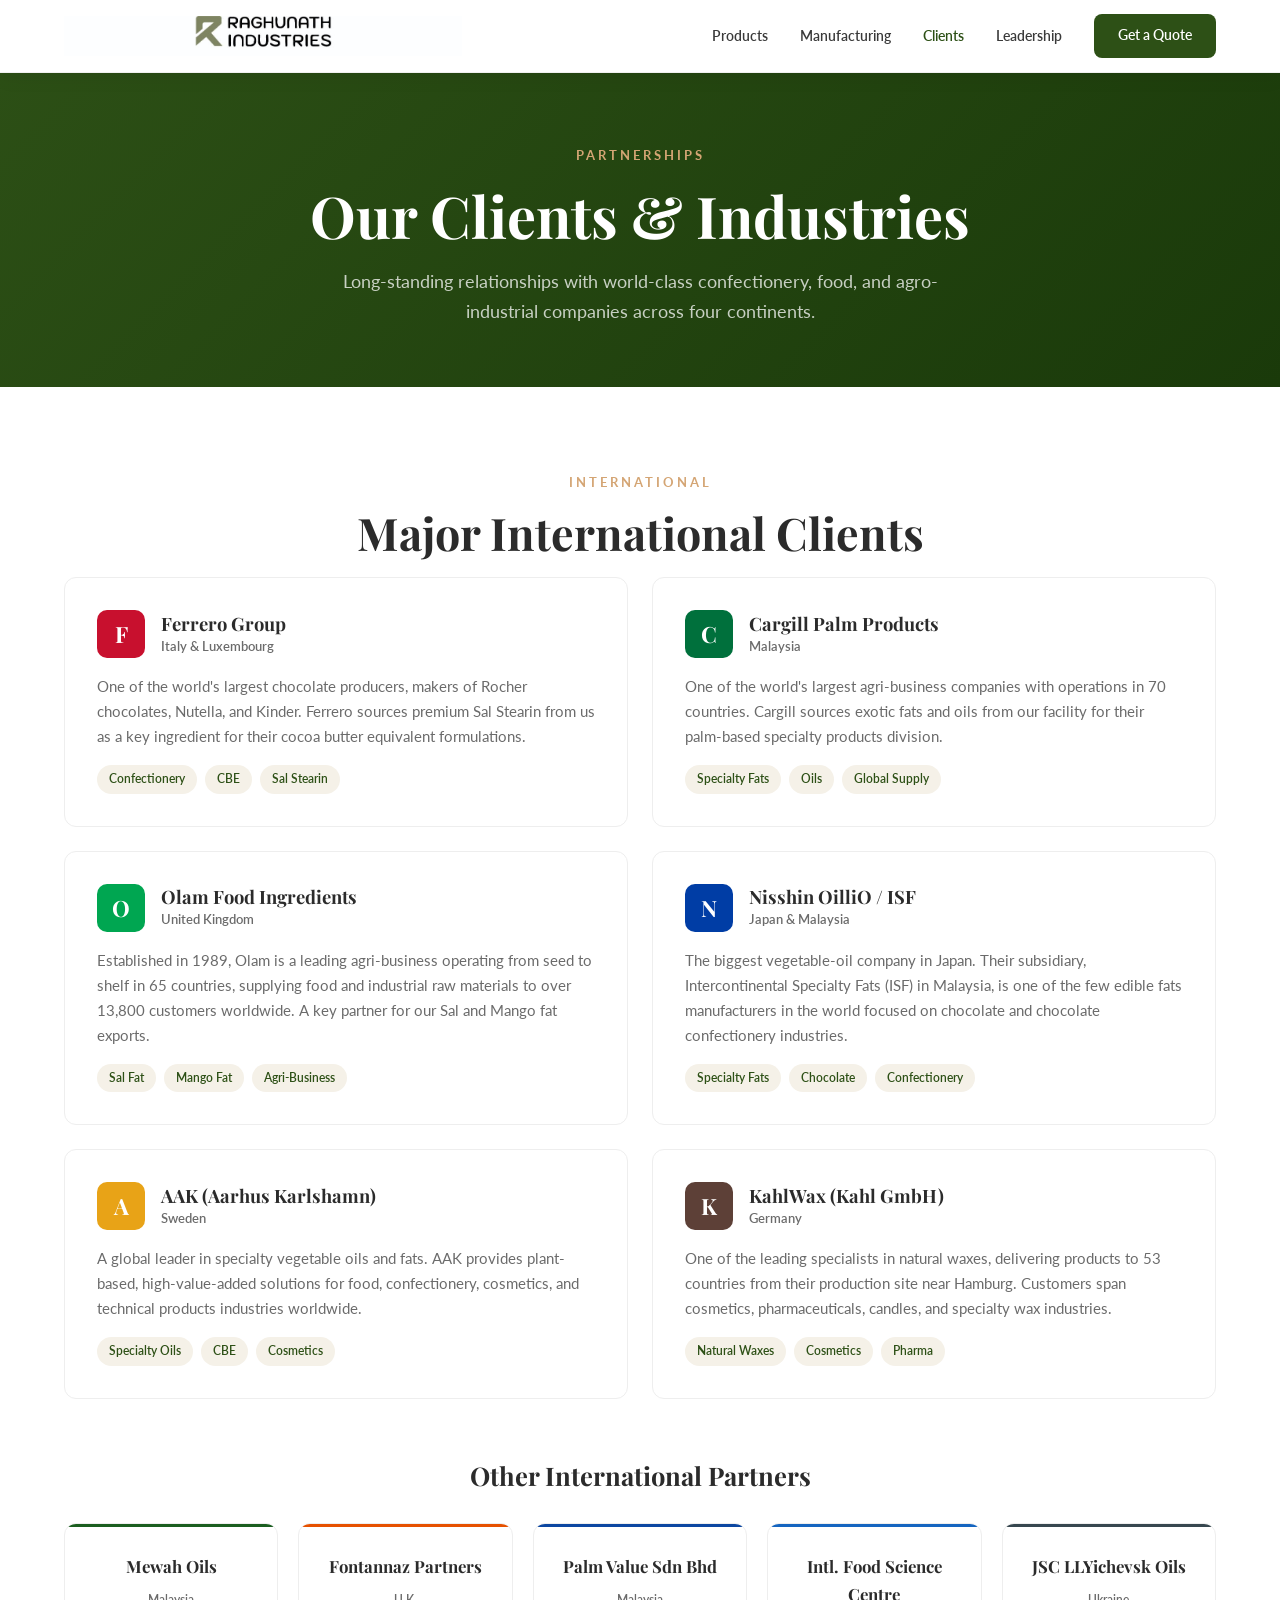
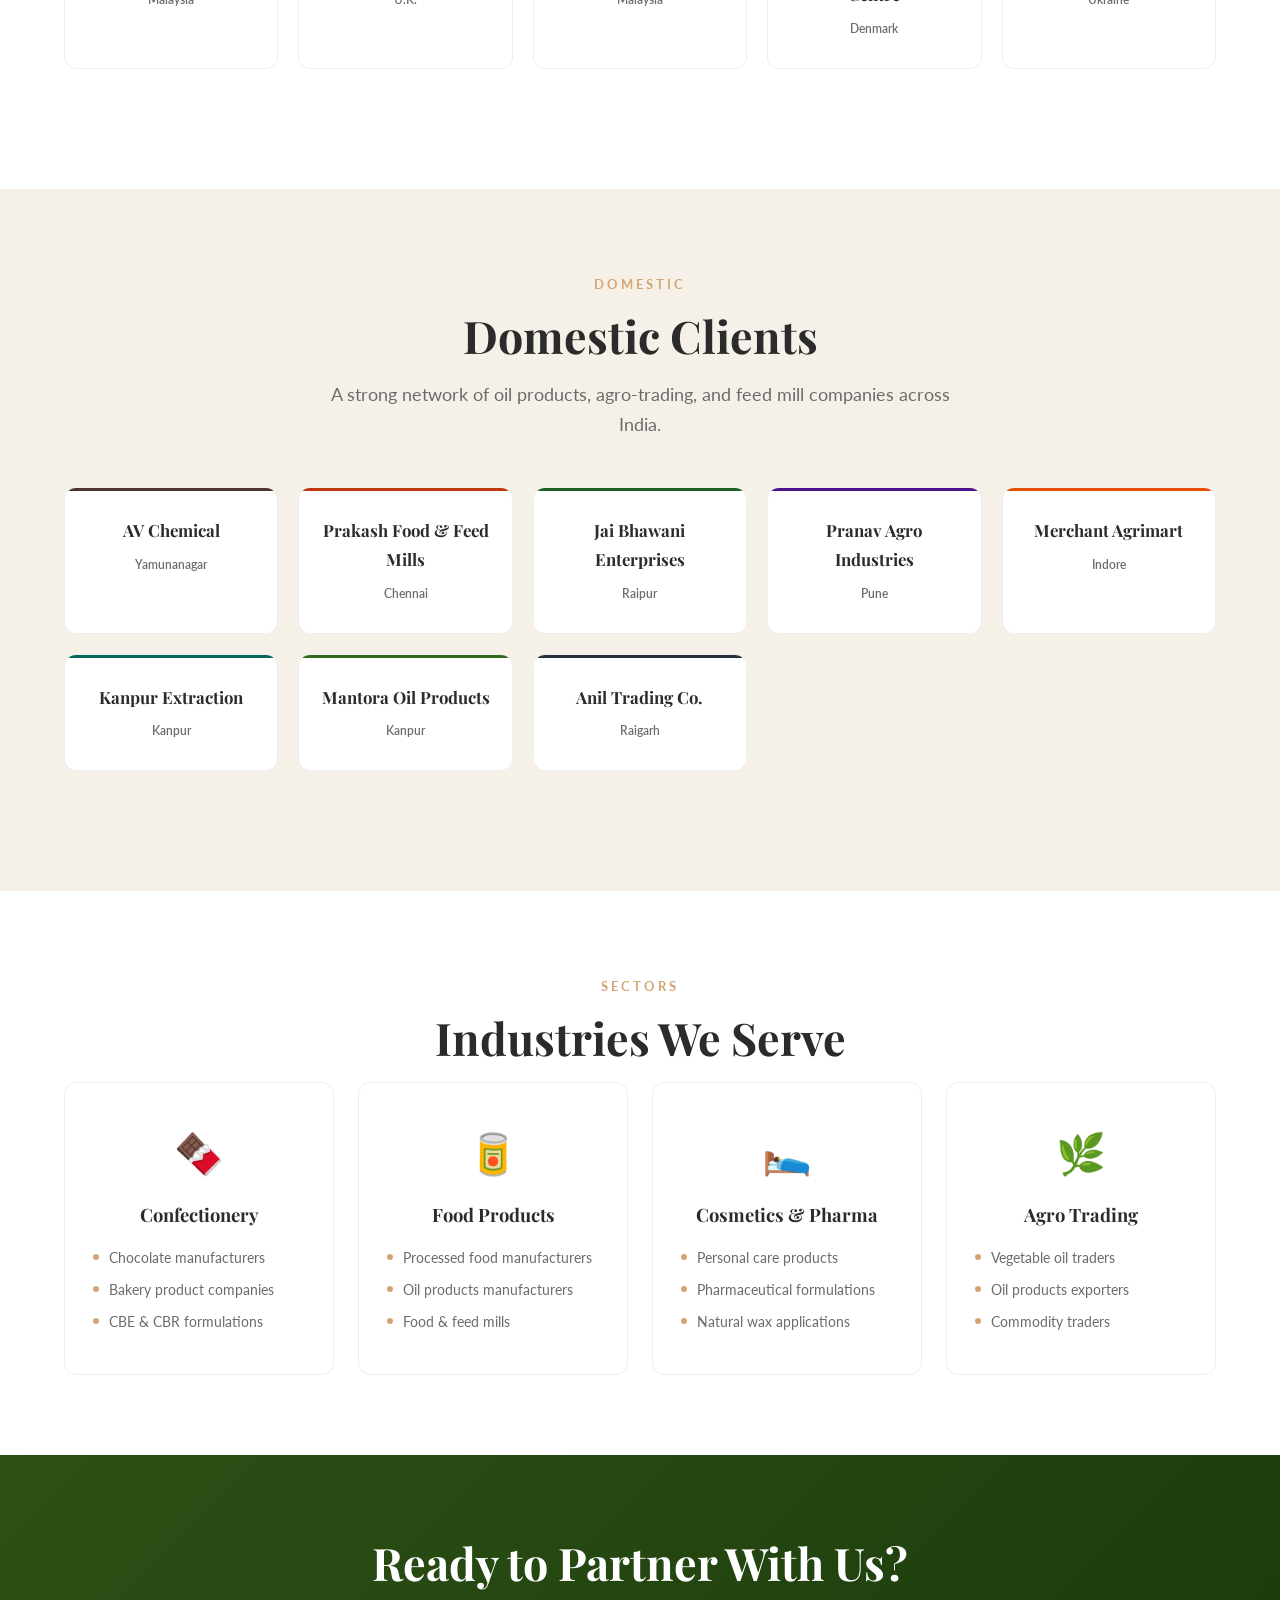
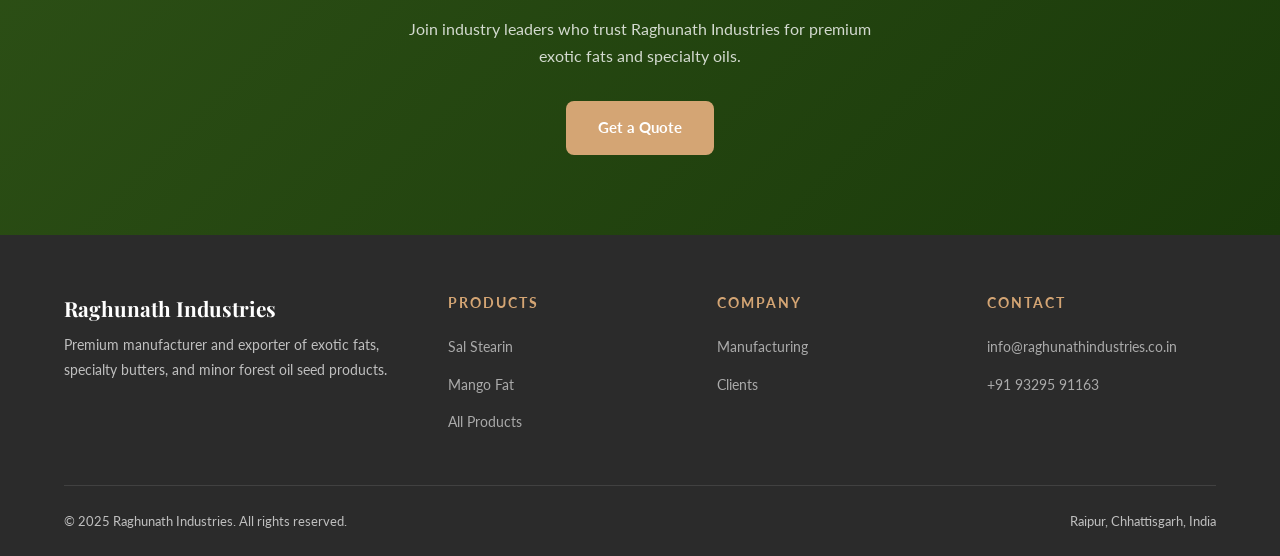
<file: clients.html>
<!DOCTYPE html>
<html lang="en">
<head>
  <meta charset="UTF-8">
  <meta name="viewport" content="width=device-width, initial-scale=1.0">
  <title>Our Clients &amp; Industries | Raghunath Industries</title>
  <meta name="description" content="Raghunath Industries serves world-class clients including Ferrero, Cargill, Olam, AAK, Nisshin OilliO, and more across confectionery, food, and agro-industrial sectors.">
  <link rel="preconnect" href="https://fonts.googleapis.com">
  <link rel="preconnect" href="https://fonts.gstatic.com" crossorigin>
  <link href="https://fonts.googleapis.com/css2?family=Lato:wght@400;600;700&family=Playfair+Display:wght@500;600;700&display=swap" rel="stylesheet">
  <link rel="stylesheet" href="style.css">
</head>
<body>

  <!-- NAVBAR -->
  <nav class="navbar scrolled" role="navigation" aria-label="Main navigation">
    <div class="container">
      <a href="index.html" class="navbar-brand" aria-label="Raghunath Industries Home">
        <img src="assets/logo-nav.png" alt="Raghunath Industries" class="nav-logo">
      </a>
      <div class="nav-links" id="navLinks" role="menubar">
        <a href="products.html" role="menuitem">Products</a>
        <a href="index.html#factory" role="menuitem">Manufacturing</a>
        <a href="clients.html" role="menuitem" style="color:var(--green)">Clients</a>
        <a href="index.html#leadership" role="menuitem">Leadership</a>
        <a href="index.html#contact" class="nav-cta" role="menuitem">Get a Quote</a>
      </div>
      <button class="hamburger" id="hamburger" aria-label="Toggle navigation menu" aria-expanded="false">
        <span></span><span></span><span></span>
      </button>
    </div>
  </nav>

  <!-- PAGE HERO -->
  <section class="page-hero">
    <div class="container">
      <span class="section-label">Partnerships</span>
      <h1>Our Clients &amp; Industries</h1>
      <p>Long-standing relationships with world-class confectionery, food, and agro-industrial companies across four continents.</p>
    </div>
  </section>

  <!-- KEY INTERNATIONAL CLIENTS -->
  <section class="page-section">
    <div class="container">
      <div class="text-center fade-up">
        <span class="section-label">International</span>
        <h2 class="section-title">Major International Clients</h2>
      </div>

      <div class="client-profiles">

        <div class="client-profile fade-up">
          <div class="client-header">
            <div class="client-logo-text" style="--brand-color:#C8102E">F</div>
            <div>
              <h3>Ferrero Group</h3>
              <p class="client-location">Italy &amp; Luxembourg</p>
            </div>
          </div>
          <p>One of the world's largest chocolate producers, makers of Rocher chocolates, Nutella, and Kinder. Ferrero sources premium Sal Stearin from us as a key ingredient for their cocoa butter equivalent formulations.</p>
          <div class="client-tags">
            <span>Confectionery</span><span>CBE</span><span>Sal Stearin</span>
          </div>
        </div>

        <div class="client-profile fade-up">
          <div class="client-header">
            <div class="client-logo-text" style="--brand-color:#00703C">C</div>
            <div>
              <h3>Cargill Palm Products</h3>
              <p class="client-location">Malaysia</p>
            </div>
          </div>
          <p>One of the world's largest agri-business companies with operations in 70 countries. Cargill sources exotic fats and oils from our facility for their palm-based specialty products division.</p>
          <div class="client-tags">
            <span>Specialty Fats</span><span>Oils</span><span>Global Supply</span>
          </div>
        </div>

        <div class="client-profile fade-up">
          <div class="client-header">
            <div class="client-logo-text" style="--brand-color:#00A651">O</div>
            <div>
              <h3>Olam Food Ingredients</h3>
              <p class="client-location">United Kingdom</p>
            </div>
          </div>
          <p>Established in 1989, Olam is a leading agri-business operating from seed to shelf in 65 countries, supplying food and industrial raw materials to over 13,800 customers worldwide. A key partner for our Sal and Mango fat exports.</p>
          <div class="client-tags">
            <span>Sal Fat</span><span>Mango Fat</span><span>Agri-Business</span>
          </div>
        </div>

        <div class="client-profile fade-up">
          <div class="client-header">
            <div class="client-logo-text" style="--brand-color:#003DA5">N</div>
            <div>
              <h3>Nisshin OilliO / ISF</h3>
              <p class="client-location">Japan &amp; Malaysia</p>
            </div>
          </div>
          <p>The biggest vegetable-oil company in Japan. Their subsidiary, Intercontinental Specialty Fats (ISF) in Malaysia, is one of the few edible fats manufacturers in the world focused on chocolate and chocolate confectionery industries.</p>
          <div class="client-tags">
            <span>Specialty Fats</span><span>Chocolate</span><span>Confectionery</span>
          </div>
        </div>

        <div class="client-profile fade-up">
          <div class="client-header">
            <div class="client-logo-text" style="--brand-color:#E8A317">A</div>
            <div>
              <h3>AAK (Aarhus Karlshamn)</h3>
              <p class="client-location">Sweden</p>
            </div>
          </div>
          <p>A global leader in specialty vegetable oils and fats. AAK provides plant-based, high-value-added solutions for food, confectionery, cosmetics, and technical products industries worldwide.</p>
          <div class="client-tags">
            <span>Specialty Oils</span><span>CBE</span><span>Cosmetics</span>
          </div>
        </div>

        <div class="client-profile fade-up">
          <div class="client-header">
            <div class="client-logo-text" style="--brand-color:#5D4037">K</div>
            <div>
              <h3>KahlWax (Kahl GmbH)</h3>
              <p class="client-location">Germany</p>
            </div>
          </div>
          <p>One of the leading specialists in natural waxes, delivering products to 53 countries from their production site near Hamburg. Customers span cosmetics, pharmaceuticals, candles, and specialty wax industries.</p>
          <div class="client-tags">
            <span>Natural Waxes</span><span>Cosmetics</span><span>Pharma</span>
          </div>
        </div>

      </div>

      <!-- Other International -->
      <div class="text-center fade-up" style="margin-top:60px">
        <h3 class="section-title">Other International Partners</h3>
      </div>
      <div class="brand-grid fade-up" style="margin-top:32px">
        <div class="brand-card" style="--brand-color:#1B5E20"><span class="brand-name">Mewah Oils</span><span class="brand-country">Malaysia</span></div>
        <div class="brand-card" style="--brand-color:#E65100"><span class="brand-name">Fontannaz Partners</span><span class="brand-country">U.K.</span></div>
        <div class="brand-card" style="--brand-color:#0D47A1"><span class="brand-name">Palm Value Sdn Bhd</span><span class="brand-country">Malaysia</span></div>
        <div class="brand-card" style="--brand-color:#1565C0"><span class="brand-name">Intl. Food Science Centre</span><span class="brand-country">Denmark</span></div>
        <div class="brand-card" style="--brand-color:#37474F"><span class="brand-name">JSC LLYichevsk Oils</span><span class="brand-country">Ukraine</span></div>
      </div>
    </div>
  </section>

  <!-- DOMESTIC BUYERS -->
  <section class="page-section alt-bg">
    <div class="container">
      <div class="text-center fade-up">
        <span class="section-label">Domestic</span>
        <h2 class="section-title">Domestic Clients</h2>
        <p class="section-subtitle mx-auto">A strong network of oil products, agro-trading, and feed mill companies across India.</p>
      </div>
      <div class="brand-grid fade-up">
        <div class="brand-card" style="--brand-color:#4E342E"><span class="brand-name">AV Chemical</span><span class="brand-country">Yamunanagar</span></div>
        <div class="brand-card" style="--brand-color:#BF360C"><span class="brand-name">Prakash Food &amp; Feed Mills</span><span class="brand-country">Chennai</span></div>
        <div class="brand-card" style="--brand-color:#1B5E20"><span class="brand-name">Jai Bhawani Enterprises</span><span class="brand-country">Raipur</span></div>
        <div class="brand-card" style="--brand-color:#4A148C"><span class="brand-name">Pranav Agro Industries</span><span class="brand-country">Pune</span></div>
        <div class="brand-card" style="--brand-color:#E65100"><span class="brand-name">Merchant Agrimart</span><span class="brand-country">Indore</span></div>
        <div class="brand-card" style="--brand-color:#00695C"><span class="brand-name">Kanpur Extraction</span><span class="brand-country">Kanpur</span></div>
        <div class="brand-card" style="--brand-color:#33691E"><span class="brand-name">Mantora Oil Products</span><span class="brand-country">Kanpur</span></div>
        <div class="brand-card" style="--brand-color:#263238"><span class="brand-name">Anil Trading Co.</span><span class="brand-country">Raigarh</span></div>
      </div>
    </div>
  </section>

  <!-- INDUSTRIES SERVED -->
  <section class="page-section">
    <div class="container">
      <div class="text-center fade-up">
        <span class="section-label">Sectors</span>
        <h2 class="section-title">Industries We Serve</h2>
      </div>
      <div class="industry-cards fade-up">
        <div class="industry-card">
          <div class="industry-card-icon">&#127851;</div>
          <h3>Confectionery</h3>
          <ul>
            <li>Chocolate manufacturers</li>
            <li>Bakery product companies</li>
            <li>CBE &amp; CBR formulations</li>
          </ul>
        </div>
        <div class="industry-card">
          <div class="industry-card-icon">&#129387;</div>
          <h3>Food Products</h3>
          <ul>
            <li>Processed food manufacturers</li>
            <li>Oil products manufacturers</li>
            <li>Food &amp; feed mills</li>
          </ul>
        </div>
        <div class="industry-card">
          <div class="industry-card-icon">&#128716;</div>
          <h3>Cosmetics &amp; Pharma</h3>
          <ul>
            <li>Personal care products</li>
            <li>Pharmaceutical formulations</li>
            <li>Natural wax applications</li>
          </ul>
        </div>
        <div class="industry-card">
          <div class="industry-card-icon">&#127807;</div>
          <h3>Agro Trading</h3>
          <ul>
            <li>Vegetable oil traders</li>
            <li>Oil products exporters</li>
            <li>Commodity traders</li>
          </ul>
        </div>
      </div>
    </div>
  </section>

  <!-- CTA -->
  <section class="vision">
    <div class="container text-center fade-up">
      <h2 style="color:var(--white); margin-bottom:24px">Ready to Partner With Us?</h2>
      <p style="color:rgba(255,255,255,.8); margin-bottom:32px; max-width:500px; margin-left:auto; margin-right:auto;">Join industry leaders who trust Raghunath Industries for premium exotic fats and specialty oils.</p>
      <a href="index.html#contact" class="btn btn-primary">Get a Quote</a>
    </div>
  </section>

  <!-- FOOTER -->
  <footer class="footer">
    <div class="container">
      <div class="footer-grid">
        <div class="footer-brand">
          <h3>Raghunath Industries</h3>
          <p>Premium manufacturer and exporter of exotic fats, specialty butters, and minor forest oil seed products.</p>
        </div>
        <div>
          <h4>Products</h4>
          <ul>
            <li><a href="products.html">Sal Stearin</a></li>
            <li><a href="products.html">Mango Fat</a></li>
            <li><a href="products.html">All Products</a></li>
          </ul>
        </div>
        <div>
          <h4>Company</h4>
          <ul>
            <li><a href="index.html#factory">Manufacturing</a></li>
            <li><a href="clients.html">Clients</a></li>
          </ul>
        </div>
        <div>
          <h4>Contact</h4>
          <ul>
            <li><a href="mailto:info@raghunathindustries.co.in">info@raghunathindustries.co.in</a></li>
            <li><a href="https://wa.me/919329591163" target="_blank" rel="noopener noreferrer">+91 93295 91163</a></li>
          </ul>
        </div>
      </div>
      <div class="footer-bottom">
        <p>&copy; 2025 Raghunath Industries. All rights reserved.</p>
        <p>Raipur, Chhattisgarh, India</p>
      </div>
    </div>
  </footer>

  <script>
    const hamburger = document.getElementById('hamburger');
    const navLinks = document.getElementById('navLinks');
    hamburger.addEventListener('click', () => {
      const expanded = hamburger.getAttribute('aria-expanded') === 'true';
      hamburger.setAttribute('aria-expanded', !expanded);
      navLinks.classList.toggle('active');
    });
    navLinks.querySelectorAll('a').forEach(link => {
      link.addEventListener('click', () => { navLinks.classList.remove('active'); hamburger.setAttribute('aria-expanded', 'false'); });
    });
    const faders = document.querySelectorAll('.fade-up');
    if ('IntersectionObserver' in window) {
      const observer = new IntersectionObserver((entries) => {
        entries.forEach(entry => { if (entry.isIntersecting) { entry.target.classList.add('visible'); observer.unobserve(entry.target); } });
      }, { threshold: 0.1, rootMargin: '0px 0px -40px 0px' });
      faders.forEach(el => observer.observe(el));
    } else { faders.forEach(el => el.classList.add('visible')); }
  </script>
</body>
</html>
</file>
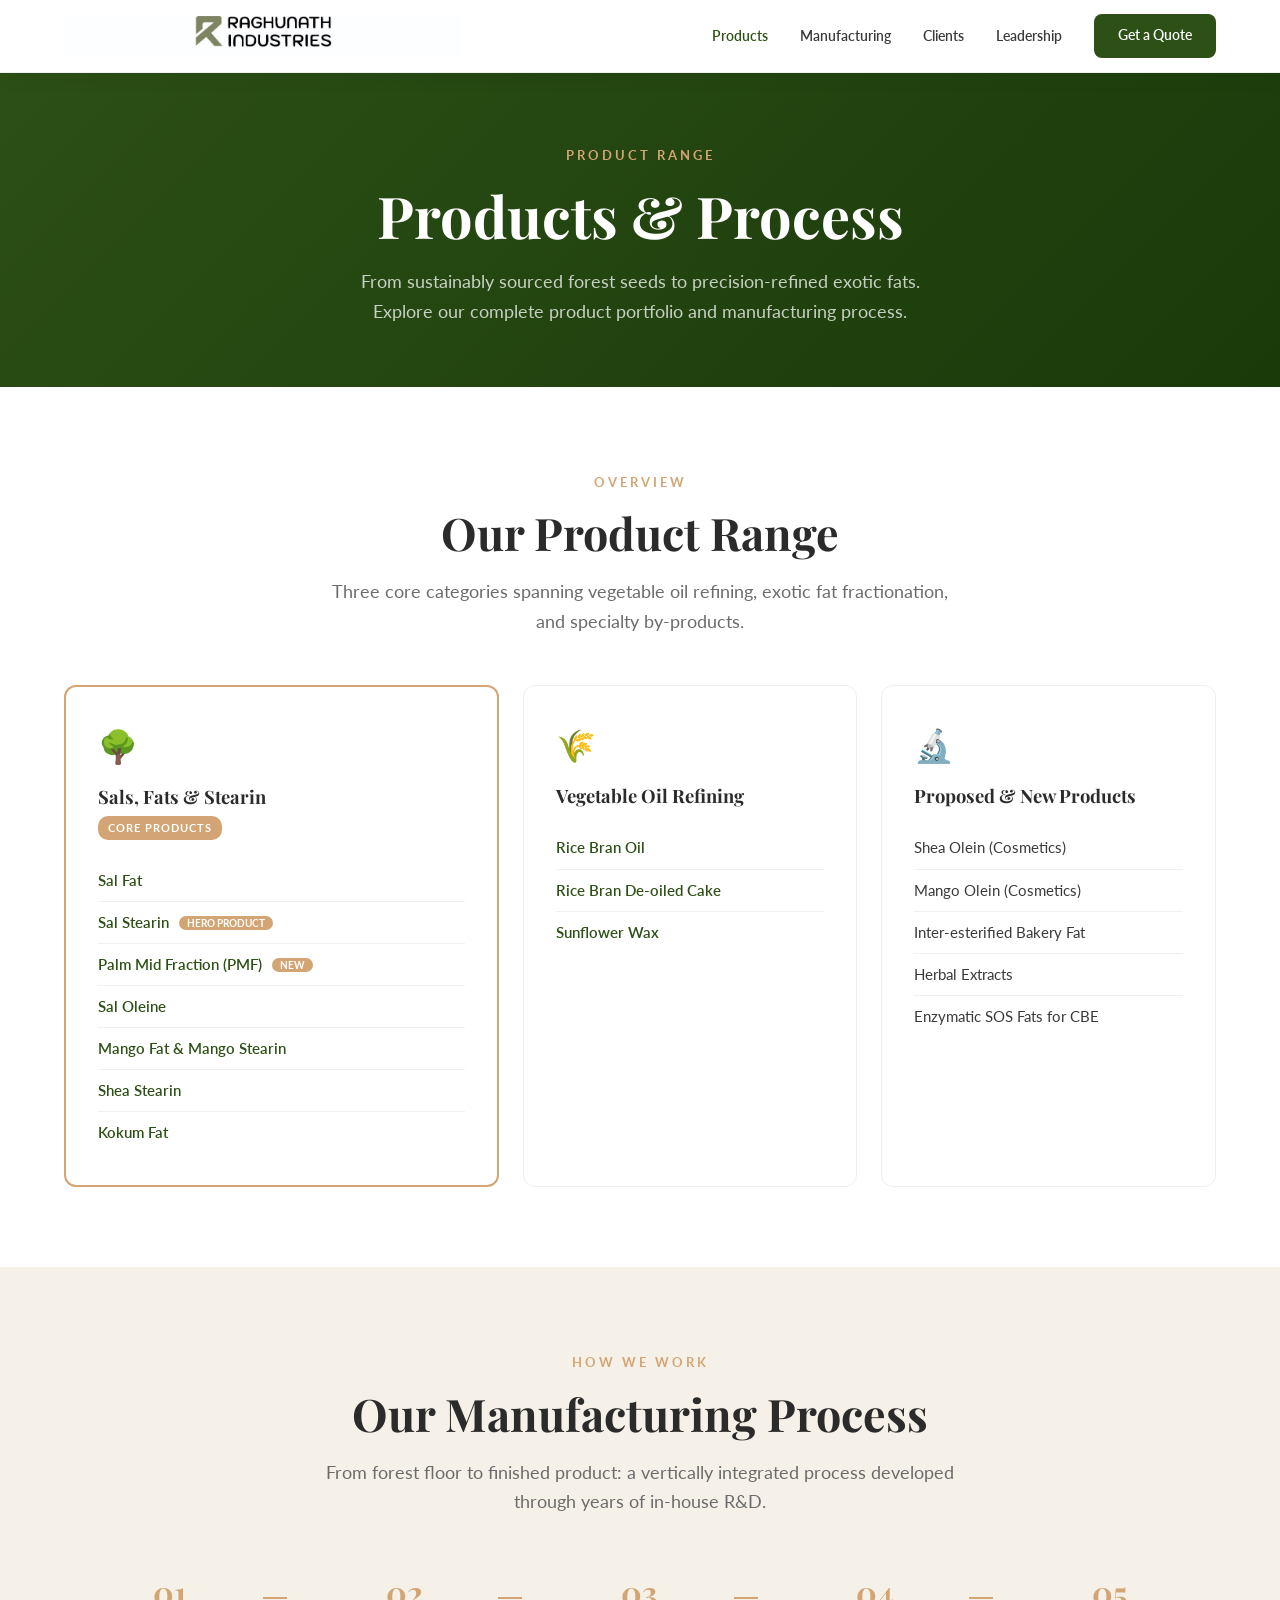
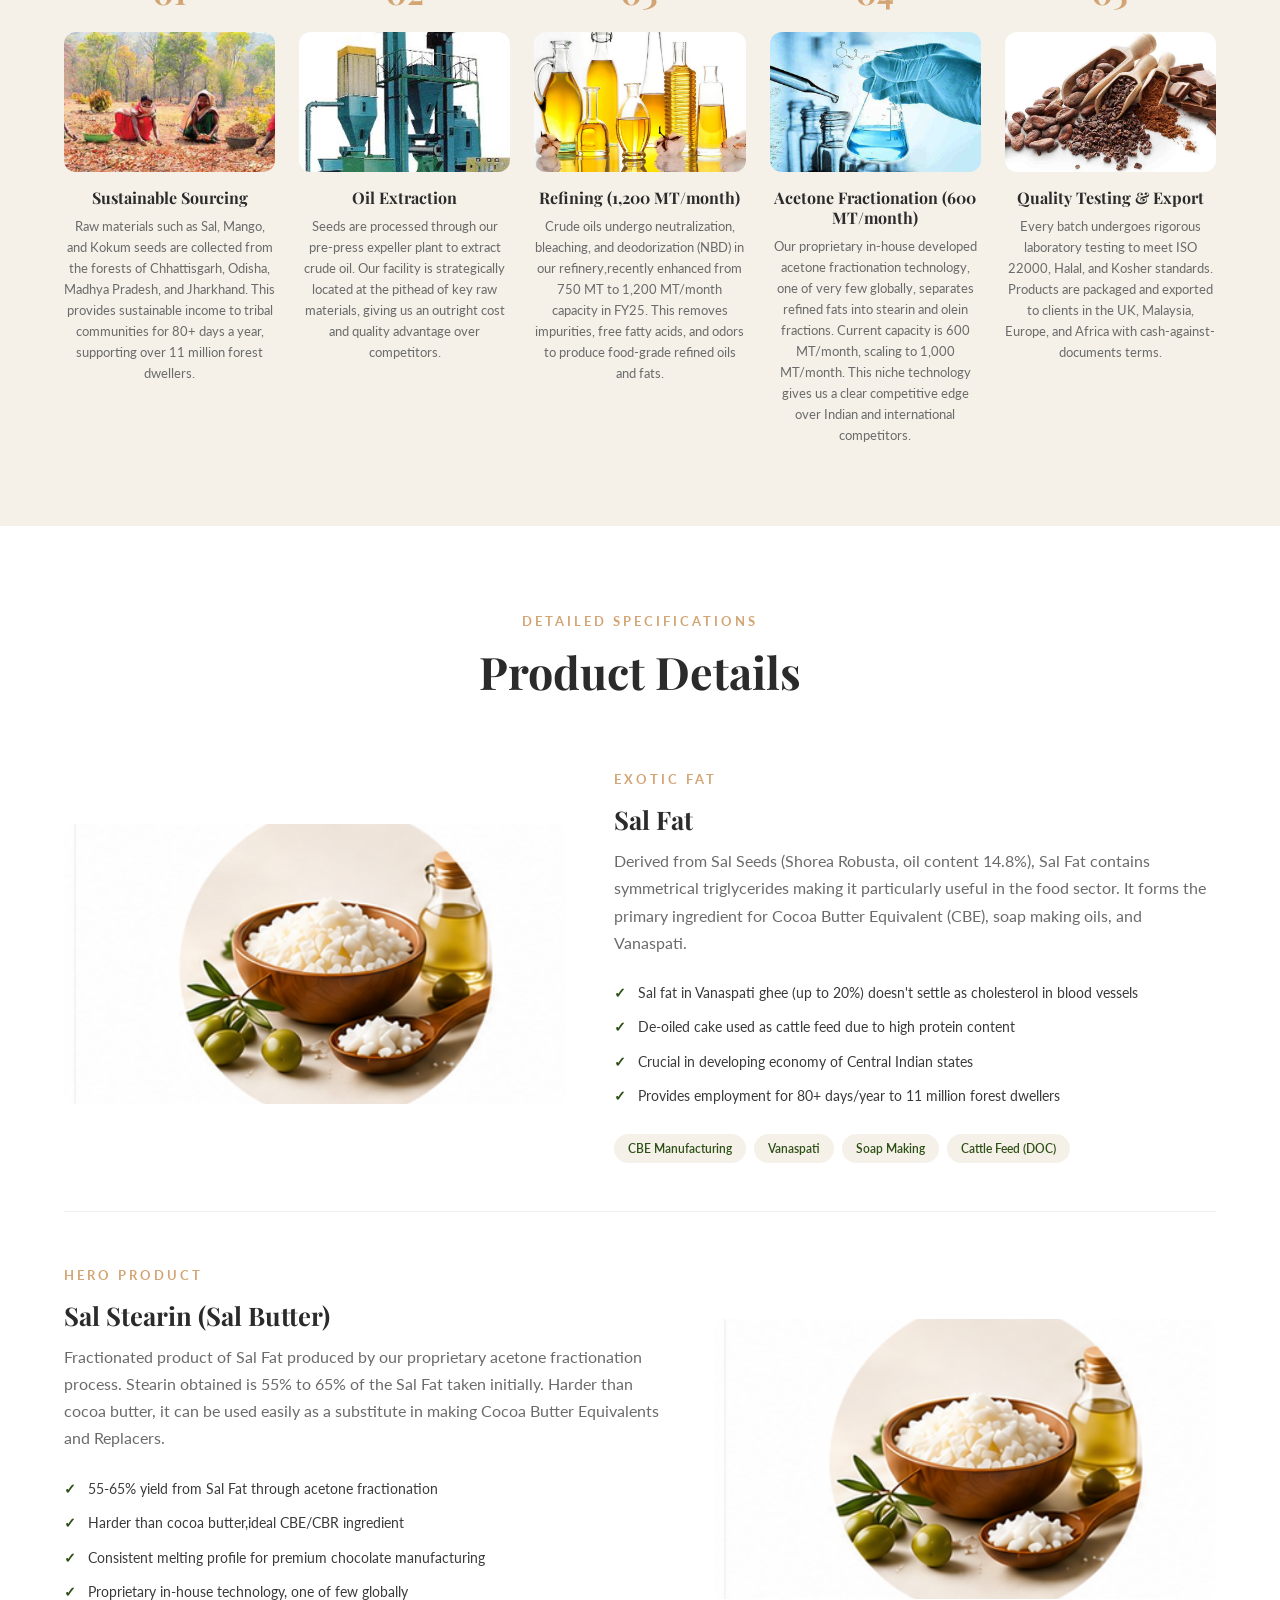
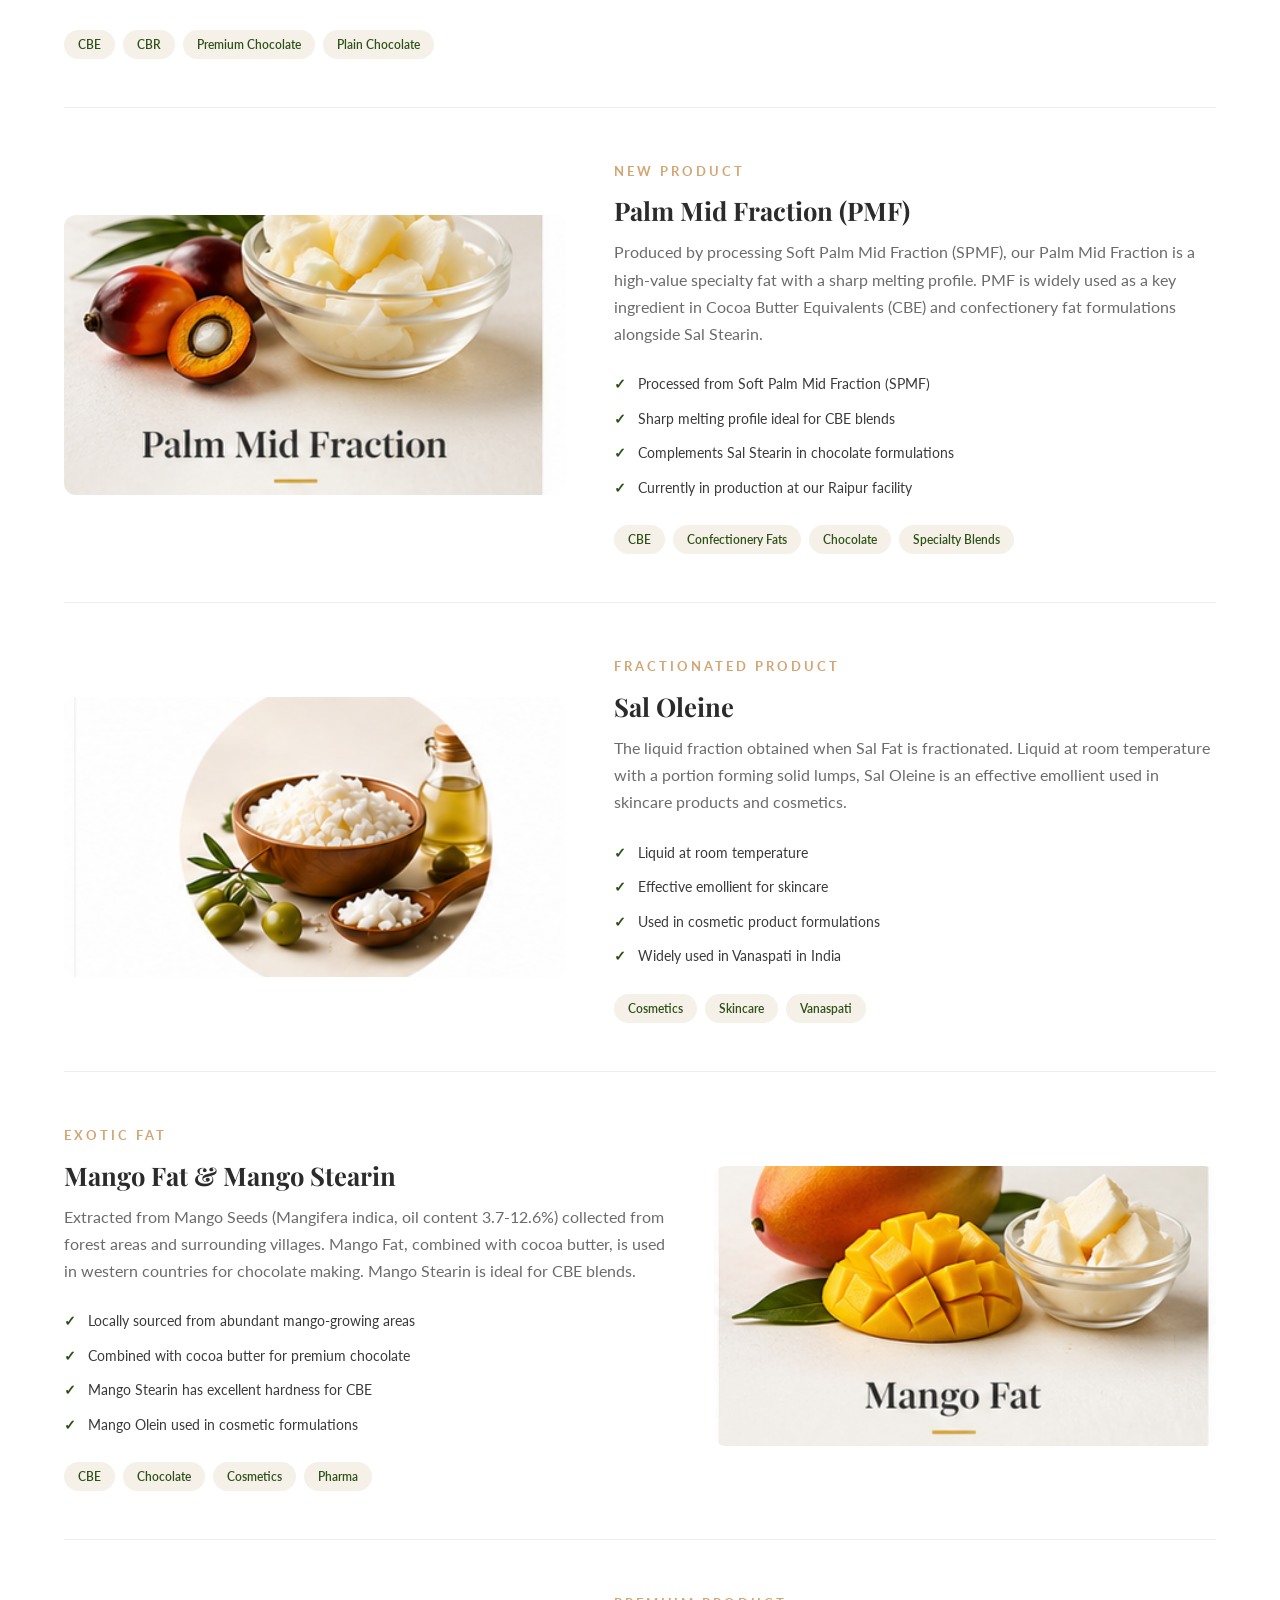
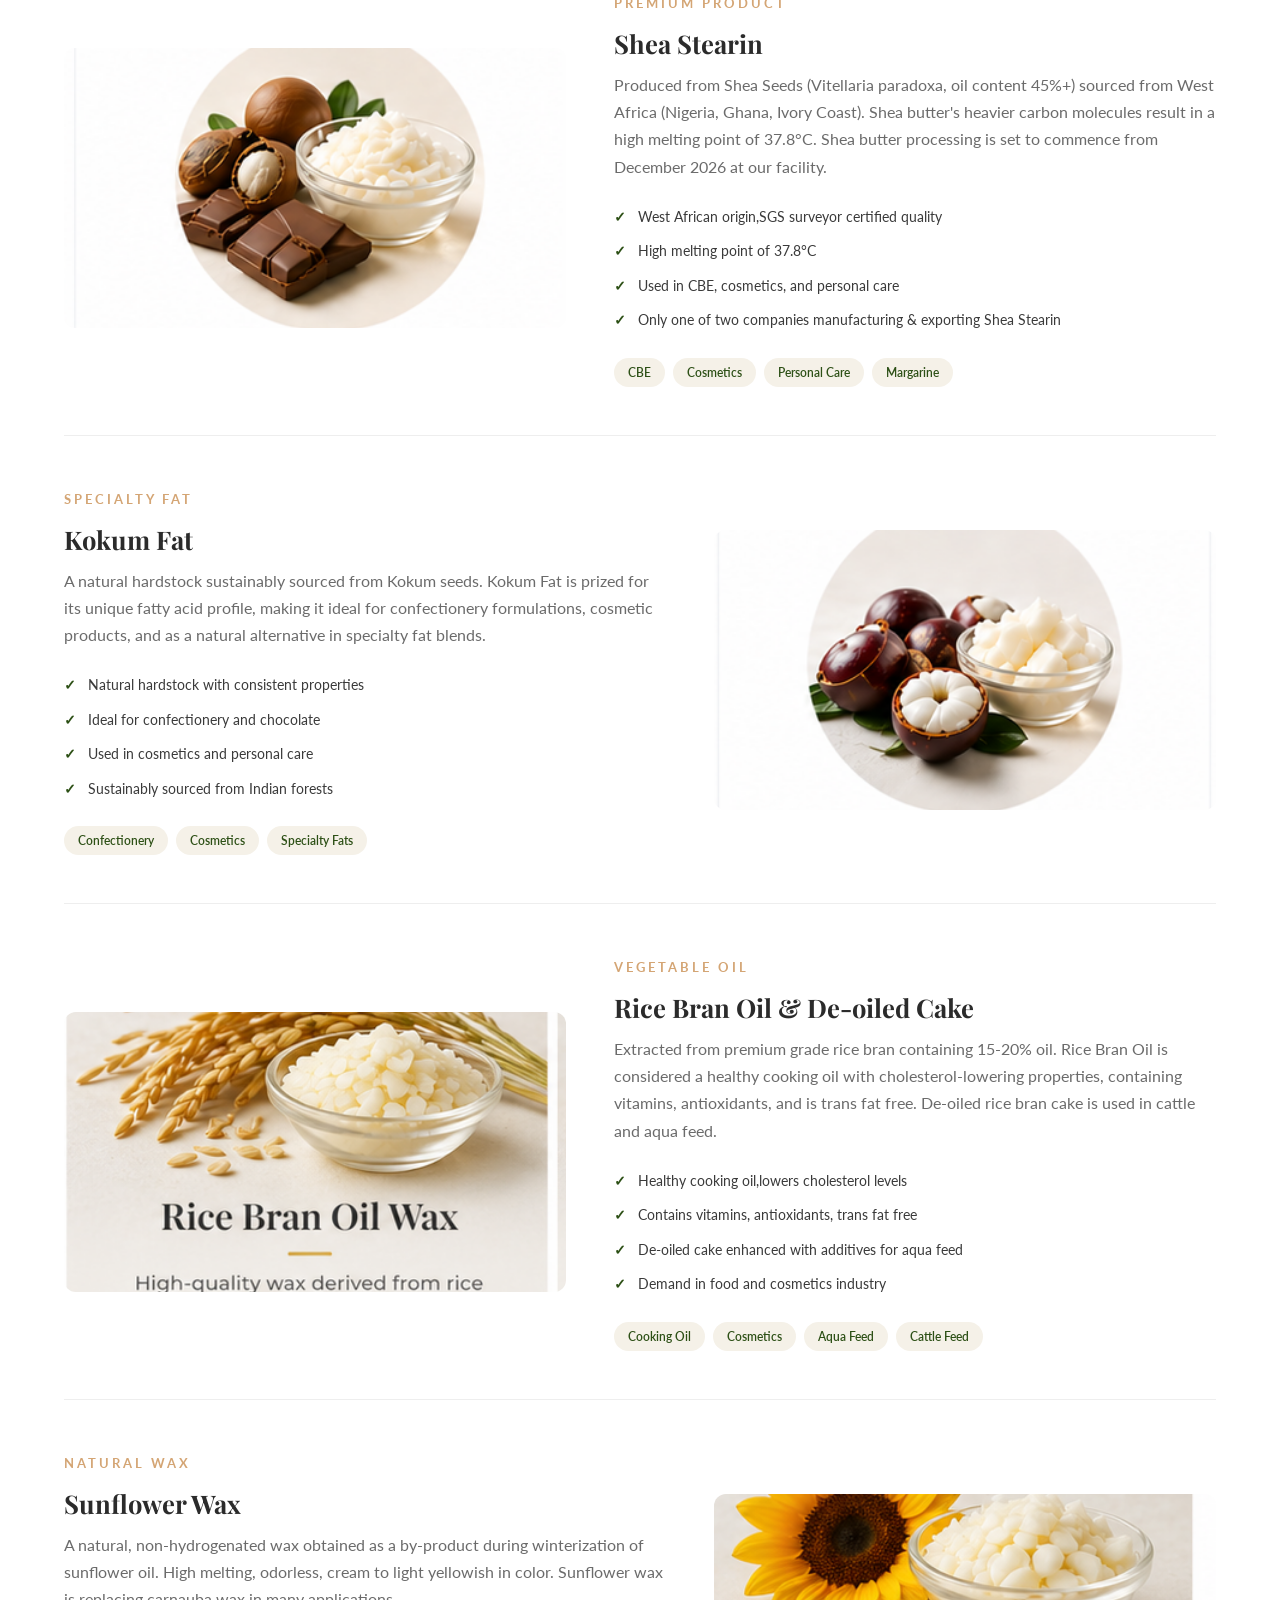
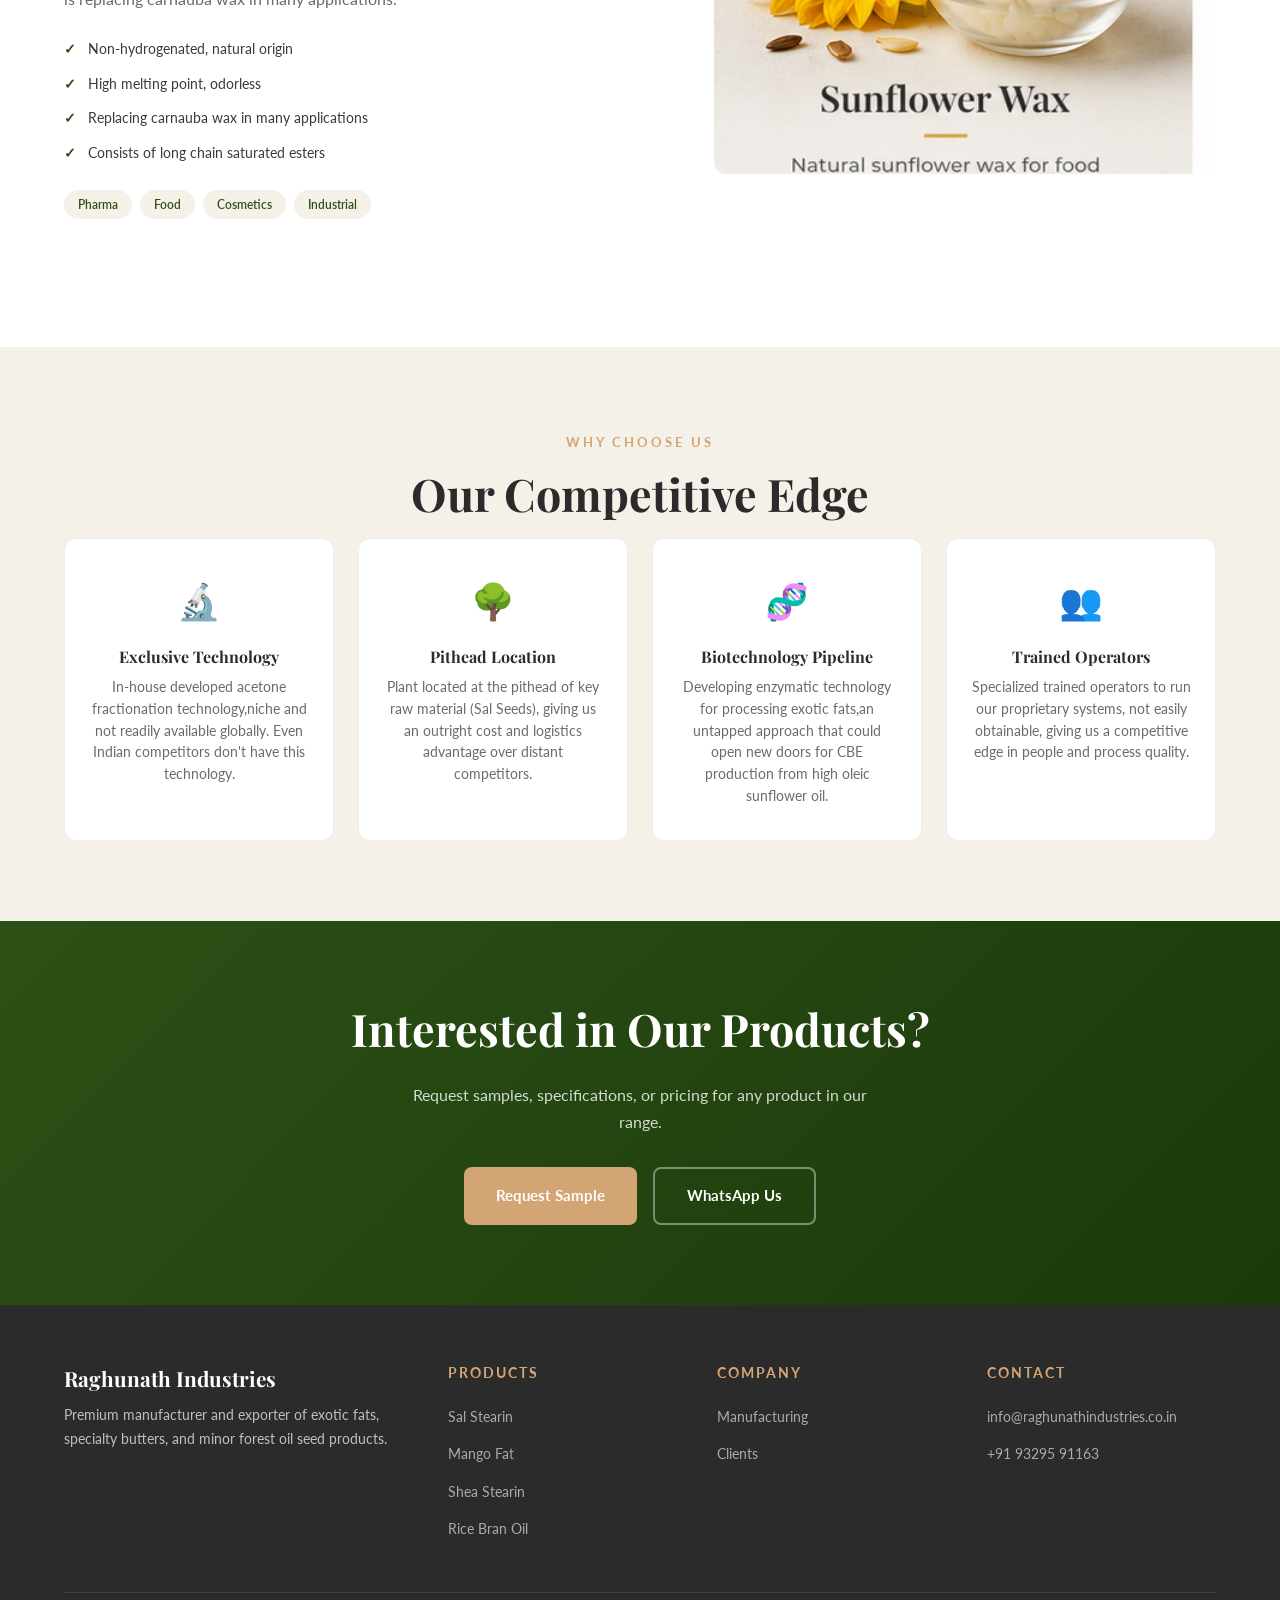
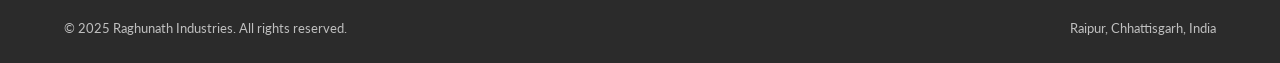
<file: products.html>
<!DOCTYPE html>
<html lang="en">
<head>
  <meta charset="UTF-8">
  <meta name="viewport" content="width=device-width, initial-scale=1.0">
  <title>Products &amp; Process | Raghunath Industries</title>
  <meta name="description" content="Explore Raghunath Industries' complete product range: Sal Fat, Sal Stearin, Mango Fat, Shea Stearin, Kokum Fat, Rice Bran Oil, Sunflower Wax, and more. Learn about our refining and fractionation process.">
  <link rel="preconnect" href="https://fonts.googleapis.com">
  <link rel="preconnect" href="https://fonts.gstatic.com" crossorigin>
  <link href="https://fonts.googleapis.com/css2?family=Lato:wght@400;600;700&family=Playfair+Display:wght@500;600;700&display=swap" rel="stylesheet">
  <link rel="stylesheet" href="style.css">
</head>
<body>

  <!-- NAVBAR -->
  <nav class="navbar scrolled" role="navigation" aria-label="Main navigation">
    <div class="container">
      <a href="index.html" class="navbar-brand" aria-label="Raghunath Industries Home">
        <img src="assets/logo-nav.png" alt="Raghunath Industries" class="nav-logo">
      </a>
      <div class="nav-links" id="navLinks" role="menubar">
        <a href="products.html" role="menuitem" style="color:var(--green)">Products</a>
        <a href="index.html#factory" role="menuitem">Manufacturing</a>
        <a href="clients.html" role="menuitem">Clients</a>
        <a href="index.html#leadership" role="menuitem">Leadership</a>
        <a href="index.html#contact" class="nav-cta" role="menuitem">Get a Quote</a>
      </div>
      <button class="hamburger" id="hamburger" aria-label="Toggle navigation menu" aria-expanded="false">
        <span></span><span></span><span></span>
      </button>
    </div>
  </nav>

  <!-- PAGE HERO -->
  <section class="page-hero">
    <div class="container">
      <span class="section-label">Product Range</span>
      <h1>Products &amp; Process</h1>
      <p>From sustainably sourced forest seeds to precision-refined exotic fats. Explore our complete product portfolio and manufacturing process.</p>
    </div>
  </section>

  <!-- PRODUCT RANGE OVERVIEW -->
  <section class="page-section">
    <div class="container">
      <div class="text-center fade-up">
        <span class="section-label">Overview</span>
        <h2 class="section-title">Our Product Range</h2>
        <p class="section-subtitle mx-auto">Three core categories spanning vegetable oil refining, exotic fat fractionation, and specialty by-products.</p>
      </div>

      <div class="product-range-grid fade-up">
        <div class="range-card range-highlight">
          <div class="range-header">
            <span class="range-icon">&#127795;</span>
            <h3>Sals, Fats &amp; Stearin</h3>
            <span class="range-badge">Core Products</span>
          </div>
          <ul class="range-list">
            <li><a href="#sal-fat">Sal Fat</a></li>
            <li><a href="#sal-stearin">Sal Stearin</a> <span class="tag-hero">Hero Product</span></li>
            <li><a href="#pmf">Palm Mid Fraction (PMF)</a> <span class="tag-hero">New</span></li>
            <li><a href="#sal-oleine">Sal Oleine</a></li>
            <li><a href="#mango">Mango Fat &amp; Mango Stearin</a></li>
            <li><a href="#shea">Shea Stearin</a></li>
            <li><a href="#kokum">Kokum Fat</a></li>
          </ul>
        </div>
        <div class="range-card">
          <div class="range-header">
            <span class="range-icon">&#127806;</span>
            <h3>Vegetable Oil Refining</h3>
          </div>
          <ul class="range-list">
            <li><a href="#rbo">Rice Bran Oil</a></li>
            <li><a href="#rbo">Rice Bran De-oiled Cake</a></li>
            <li><a href="#sunflower-wax">Sunflower Wax</a></li>
          </ul>
        </div>
        <div class="range-card">
          <div class="range-header">
            <span class="range-icon">&#128300;</span>
            <h3>Proposed &amp; New Products</h3>
          </div>
          <ul class="range-list">
            <li>Shea Olein (Cosmetics)</li>
            <li>Mango Olein (Cosmetics)</li>
            <li>Inter-esterified Bakery Fat</li>
            <li>Herbal Extracts</li>
            <li>Enzymatic SOS Fats for CBE</li>
          </ul>
        </div>
      </div>
    </div>
  </section>

  <!-- PROCESS -->
  <section class="page-section alt-bg">
    <div class="container">
      <div class="text-center fade-up">
        <span class="section-label">How We Work</span>
        <h2 class="section-title">Our Manufacturing Process</h2>
        <p class="section-subtitle mx-auto">From forest floor to finished product: a vertically integrated process developed through years of in-house R&amp;D.</p>
      </div>

      <div class="process-steps fade-up">
        <div class="process-step">
          <div class="step-number">01</div>
          <div class="step-image">
            <img src="assets/sourcing-women-collecting.jpg" alt="Women collecting sal seeds from forest floors" loading="lazy">
          </div>
          <h3>Sustainable Sourcing</h3>
          <p>Raw materials such as Sal, Mango, and Kokum seeds are collected from the forests of Chhattisgarh, Odisha, Madhya Pradesh, and Jharkhand. This provides sustainable income to tribal communities for 80+ days a year, supporting over 11 million forest dwellers.</p>
        </div>

        <div class="process-step">
          <div class="step-number">02</div>
          <div class="step-image">
            <img src="assets/product-machinery.jpg" alt="Industrial oil extraction and processing machinery" loading="lazy">
          </div>
          <h3>Oil Extraction</h3>
          <p>Seeds are processed through our pre-press expeller plant to extract crude oil. Our facility is strategically located at the pithead of key raw materials, giving us an outright cost and quality advantage over competitors.</p>
        </div>

        <div class="process-step">
          <div class="step-number">03</div>
          <div class="step-image">
            <img src="assets/hero-oils.jpg" alt="Refined vegetable oils in various grades" loading="lazy">
          </div>
          <h3>Refining (1,200 MT/month)</h3>
          <p>Crude oils undergo neutralization, bleaching, and deodorization (NBD) in our refinery,recently enhanced from 750 MT to 1,200 MT/month capacity in FY25. This removes impurities, free fatty acids, and odors to produce food-grade refined oils and fats.</p>
        </div>

        <div class="process-step">
          <div class="step-number">04</div>
          <div class="step-image">
            <img src="assets/lab-research.jpg" alt="Quality control laboratory testing" loading="lazy">
          </div>
          <h3>Acetone Fractionation (600 MT/month)</h3>
          <p>Our proprietary in-house developed acetone fractionation technology, one of very few globally, separates refined fats into stearin and olein fractions. Current capacity is 600 MT/month, scaling to 1,000 MT/month. This niche technology gives us a clear competitive edge over Indian and international competitors.</p>
        </div>

        <div class="process-step">
          <div class="step-number">05</div>
          <div class="step-image">
            <img src="assets/product-cocoa-chocolate.jpg" alt="Cocoa beans and chocolate,end products using our ingredients" loading="lazy">
          </div>
          <h3>Quality Testing &amp; Export</h3>
          <p>Every batch undergoes rigorous laboratory testing to meet ISO 22000, Halal, and Kosher standards. Products are packaged and exported to clients in the UK, Malaysia, Europe, and Africa with cash-against-documents terms.</p>
        </div>
      </div>
    </div>
  </section>

  <!-- DETAILED PRODUCTS -->
  <section class="page-section" id="sal-fat">
    <div class="container">
      <div class="text-center fade-up">
        <span class="section-label">Detailed Specifications</span>
        <h2 class="section-title">Product Details</h2>
      </div>

      <!-- Sal Fat -->
      <div class="product-detail fade-up" id="sal-fat">
        <div class="product-detail-image">
          <img src="assets/products/page-sal-fat.png" alt="Sal Fat,crude and refined for industrial and food applications" loading="lazy">
        </div>
        <div class="product-detail-info">
          <span class="section-label">Exotic Fat</span>
          <h3>Sal Fat</h3>
          <p>Derived from Sal Seeds (Shorea Robusta, oil content 14.8%), Sal Fat contains symmetrical triglycerides making it particularly useful in the food sector. It forms the primary ingredient for Cocoa Butter Equivalent (CBE), soap making oils, and Vanaspati.</p>
          <ul class="detail-features">
            <li>Sal fat in Vanaspati ghee (up to 20%) doesn't settle as cholesterol in blood vessels</li>
            <li>De-oiled cake used as cattle feed due to high protein content</li>
            <li>Crucial in developing economy of Central Indian states</li>
            <li>Provides employment for 80+ days/year to 11 million forest dwellers</li>
          </ul>
          <div class="product-applications">
            <span>CBE Manufacturing</span><span>Vanaspati</span><span>Soap Making</span><span>Cattle Feed (DOC)</span>
          </div>
        </div>
      </div>

      <!-- Sal Stearin -->
      <div class="product-detail reverse fade-up" id="sal-stearin">
        <div class="product-detail-image">
          <img src="assets/products/page-sal-fat.png" alt="Sal Stearin,the gold standard in cocoa butter equivalents" loading="lazy">
        </div>
        <div class="product-detail-info">
          <span class="section-label">Hero Product</span>
          <h3>Sal Stearin (Sal Butter)</h3>
          <p>Fractionated product of Sal Fat produced by our proprietary acetone fractionation process. Stearin obtained is 55% to 65% of the Sal Fat taken initially. Harder than cocoa butter, it can be used easily as a substitute in making Cocoa Butter Equivalents and Replacers.</p>
          <ul class="detail-features">
            <li>55-65% yield from Sal Fat through acetone fractionation</li>
            <li>Harder than cocoa butter,ideal CBE/CBR ingredient</li>
            <li>Consistent melting profile for premium chocolate manufacturing</li>
            <li>Proprietary in-house technology, one of few globally</li>
          </ul>
          <div class="product-applications">
            <span>CBE</span><span>CBR</span><span>Premium Chocolate</span><span>Plain Chocolate</span>
          </div>
        </div>
      </div>

      <!-- Palm Mid Fraction (PMF) -->
      <div class="product-detail fade-up" id="pmf">
        <div class="product-detail-image">
          <img src="assets/products/page-palm-mid-fraction.png" alt="Palm Mid Fraction, refined from Soft Palm Mid Fraction" loading="lazy">
        </div>
        <div class="product-detail-info">
          <span class="section-label">New Product</span>
          <h3>Palm Mid Fraction (PMF)</h3>
          <p>Produced by processing Soft Palm Mid Fraction (SPMF), our Palm Mid Fraction is a high-value specialty fat with a sharp melting profile. PMF is widely used as a key ingredient in Cocoa Butter Equivalents (CBE) and confectionery fat formulations alongside Sal Stearin.</p>
          <ul class="detail-features">
            <li>Processed from Soft Palm Mid Fraction (SPMF)</li>
            <li>Sharp melting profile ideal for CBE blends</li>
            <li>Complements Sal Stearin in chocolate formulations</li>
            <li>Currently in production at our Raipur facility</li>
          </ul>
          <div class="product-applications">
            <span>CBE</span><span>Confectionery Fats</span><span>Chocolate</span><span>Specialty Blends</span>
          </div>
        </div>
      </div>

      <!-- Sal Oleine -->
      <div class="product-detail fade-up" id="sal-oleine">
        <div class="product-detail-image">
          <img src="assets/products/page-sal-fat.png" alt="Sal Oleine,liquid fraction of Sal Fat" loading="lazy">
        </div>
        <div class="product-detail-info">
          <span class="section-label">Fractionated Product</span>
          <h3>Sal Oleine</h3>
          <p>The liquid fraction obtained when Sal Fat is fractionated. Liquid at room temperature with a portion forming solid lumps, Sal Oleine is an effective emollient used in skincare products and cosmetics.</p>
          <ul class="detail-features">
            <li>Liquid at room temperature</li>
            <li>Effective emollient for skincare</li>
            <li>Used in cosmetic product formulations</li>
            <li>Widely used in Vanaspati in India</li>
          </ul>
          <div class="product-applications">
            <span>Cosmetics</span><span>Skincare</span><span>Vanaspati</span>
          </div>
        </div>
      </div>

      <!-- Mango Products -->
      <div class="product-detail reverse fade-up" id="mango">
        <div class="product-detail-image">
          <img src="assets/products/page-mango-fat.png" alt="Mango Fat and Mango Stearin" loading="lazy">
        </div>
        <div class="product-detail-info">
          <span class="section-label">Exotic Fat</span>
          <h3>Mango Fat &amp; Mango Stearin</h3>
          <p>Extracted from Mango Seeds (Mangifera indica, oil content 3.7-12.6%) collected from forest areas and surrounding villages. Mango Fat, combined with cocoa butter, is used in western countries for chocolate making. Mango Stearin is ideal for CBE blends.</p>
          <ul class="detail-features">
            <li>Locally sourced from abundant mango-growing areas</li>
            <li>Combined with cocoa butter for premium chocolate</li>
            <li>Mango Stearin has excellent hardness for CBE</li>
            <li>Mango Olein used in cosmetic formulations</li>
          </ul>
          <div class="product-applications">
            <span>CBE</span><span>Chocolate</span><span>Cosmetics</span><span>Pharma</span>
          </div>
        </div>
      </div>

      <!-- Shea Stearin -->
      <div class="product-detail fade-up" id="shea">
        <div class="product-detail-image">
          <img src="assets/products/page-shea-stearin.png" alt="Shea Stearin,premium product for CBE and cosmetics" loading="lazy">
        </div>
        <div class="product-detail-info">
          <span class="section-label">Premium Product</span>
          <h3>Shea Stearin</h3>
          <p>Produced from Shea Seeds (Vitellaria paradoxa, oil content 45%+) sourced from West Africa (Nigeria, Ghana, Ivory Coast). Shea butter's heavier carbon molecules result in a high melting point of 37.8&deg;C. Shea butter processing is set to commence from December 2026 at our facility.</p>
          <ul class="detail-features">
            <li>West African origin,SGS surveyor certified quality</li>
            <li>High melting point of 37.8&deg;C</li>
            <li>Used in CBE, cosmetics, and personal care</li>
            <li>Only one of two companies manufacturing &amp; exporting Shea Stearin</li>
          </ul>
          <div class="product-applications">
            <span>CBE</span><span>Cosmetics</span><span>Personal Care</span><span>Margarine</span>
          </div>
        </div>
      </div>

      <!-- Kokum Fat -->
      <div class="product-detail reverse fade-up" id="kokum">
        <div class="product-detail-image">
          <img src="assets/products/page-kokum-fat.png" alt="Kokum Fat, natural hardstock for confectionery" loading="lazy">
        </div>
        <div class="product-detail-info">
          <span class="section-label">Specialty Fat</span>
          <h3>Kokum Fat</h3>
          <p>A natural hardstock sustainably sourced from Kokum seeds. Kokum Fat is prized for its unique fatty acid profile, making it ideal for confectionery formulations, cosmetic products, and as a natural alternative in specialty fat blends.</p>
          <ul class="detail-features">
            <li>Natural hardstock with consistent properties</li>
            <li>Ideal for confectionery and chocolate</li>
            <li>Used in cosmetics and personal care</li>
            <li>Sustainably sourced from Indian forests</li>
          </ul>
          <div class="product-applications">
            <span>Confectionery</span><span>Cosmetics</span><span>Specialty Fats</span>
          </div>
        </div>
      </div>

      <!-- Rice Bran Oil -->
      <div class="product-detail fade-up" id="rbo">
        <div class="product-detail-image">
          <img src="assets/products/page-rice-bran-oil-wax.png" alt="Rice Bran Oil and De-oiled Cake" loading="lazy">
        </div>
        <div class="product-detail-info">
          <span class="section-label">Vegetable Oil</span>
          <h3>Rice Bran Oil &amp; De-oiled Cake</h3>
          <p>Extracted from premium grade rice bran containing 15-20% oil. Rice Bran Oil is considered a healthy cooking oil with cholesterol-lowering properties, containing vitamins, antioxidants, and is trans fat free. De-oiled rice bran cake is used in cattle and aqua feed.</p>
          <ul class="detail-features">
            <li>Healthy cooking oil,lowers cholesterol levels</li>
            <li>Contains vitamins, antioxidants, trans fat free</li>
            <li>De-oiled cake enhanced with additives for aqua feed</li>
            <li>Demand in food and cosmetics industry</li>
          </ul>
          <div class="product-applications">
            <span>Cooking Oil</span><span>Cosmetics</span><span>Aqua Feed</span><span>Cattle Feed</span>
          </div>
        </div>
      </div>

      <!-- Sunflower Wax -->
      <div class="product-detail reverse fade-up" id="sunflower-wax">
        <div class="product-detail-image">
          <img src="assets/products/page-sunflower-wax.png" alt="Sunflower Wax,natural wax for food and cosmetics" loading="lazy">
        </div>
        <div class="product-detail-info">
          <span class="section-label">Natural Wax</span>
          <h3>Sunflower Wax</h3>
          <p>A natural, non-hydrogenated wax obtained as a by-product during winterization of sunflower oil. High melting, odorless, cream to light yellowish in color. Sunflower wax is replacing carnauba wax in many applications.</p>
          <ul class="detail-features">
            <li>Non-hydrogenated, natural origin</li>
            <li>High melting point, odorless</li>
            <li>Replacing carnauba wax in many applications</li>
            <li>Consists of long chain saturated esters</li>
          </ul>
          <div class="product-applications">
            <span>Pharma</span><span>Food</span><span>Cosmetics</span><span>Industrial</span>
          </div>
        </div>
      </div>
    </div>
  </section>

  <!-- COMPETITIVE EDGE -->
  <section class="page-section alt-bg">
    <div class="container">
      <div class="text-center fade-up">
        <span class="section-label">Why Choose Us</span>
        <h2 class="section-title">Our Competitive Edge</h2>
      </div>
      <div class="edge-grid fade-up">
        <div class="edge-card">
          <div class="edge-icon">&#128300;</div>
          <h4>Exclusive Technology</h4>
          <p>In-house developed acetone fractionation technology,niche and not readily available globally. Even Indian competitors don't have this technology.</p>
        </div>
        <div class="edge-card">
          <div class="edge-icon">&#127795;</div>
          <h4>Pithead Location</h4>
          <p>Plant located at the pithead of key raw material (Sal Seeds), giving us an outright cost and logistics advantage over distant competitors.</p>
        </div>
        <div class="edge-card">
          <div class="edge-icon">&#129516;</div>
          <h4>Biotechnology Pipeline</h4>
          <p>Developing enzymatic technology for processing exotic fats,an untapped approach that could open new doors for CBE production from high oleic sunflower oil.</p>
        </div>
        <div class="edge-card">
          <div class="edge-icon">&#128101;</div>
          <h4>Trained Operators</h4>
          <p>Specialized trained operators to run our proprietary systems, not easily obtainable, giving us a competitive edge in people and process quality.</p>
        </div>
      </div>
    </div>
  </section>

  <!-- CTA -->
  <section class="vision">
    <div class="container text-center fade-up">
      <h2 style="color:var(--white); margin-bottom:24px">Interested in Our Products?</h2>
      <p style="color:rgba(255,255,255,.8); margin-bottom:32px; max-width:500px; margin-left:auto; margin-right:auto;">Request samples, specifications, or pricing for any product in our range.</p>
      <div style="display:flex; gap:16px; justify-content:center; flex-wrap:wrap;">
        <a href="index.html#contact" class="btn btn-primary">Request Sample</a>
        <a href="https://wa.me/919329591163?text=Hi%2C%20I'm%20interested%20in%20your%20products%20and%20would%20like%20to%20know%20more." class="btn btn-outline" target="_blank" rel="noopener noreferrer">WhatsApp Us</a>
      </div>
    </div>
  </section>

  <!-- FOOTER -->
  <footer class="footer">
    <div class="container">
      <div class="footer-grid">
        <div class="footer-brand">
          <h3>Raghunath Industries</h3>
          <p>Premium manufacturer and exporter of exotic fats, specialty butters, and minor forest oil seed products.</p>
        </div>
        <div>
          <h4>Products</h4>
          <ul>
            <li><a href="#sal-stearin">Sal Stearin</a></li>
            <li><a href="#mango">Mango Fat</a></li>
            <li><a href="#shea">Shea Stearin</a></li>
            <li><a href="#rbo">Rice Bran Oil</a></li>
          </ul>
        </div>
        <div>
          <h4>Company</h4>
          <ul>
            <li><a href="index.html#factory">Manufacturing</a></li>
            <li><a href="clients.html">Clients</a></li>
          </ul>
        </div>
        <div>
          <h4>Contact</h4>
          <ul>
            <li><a href="mailto:info@raghunathindustries.co.in">info@raghunathindustries.co.in</a></li>
            <li><a href="https://wa.me/919329591163" target="_blank" rel="noopener noreferrer">+91 93295 91163</a></li>
          </ul>
        </div>
      </div>
      <div class="footer-bottom">
        <p>&copy; 2025 Raghunath Industries. All rights reserved.</p>
        <p>Raipur, Chhattisgarh, India</p>
      </div>
    </div>
  </footer>

  <script>
    const hamburger = document.getElementById('hamburger');
    const navLinks = document.getElementById('navLinks');
    hamburger.addEventListener('click', () => {
      const expanded = hamburger.getAttribute('aria-expanded') === 'true';
      hamburger.setAttribute('aria-expanded', !expanded);
      navLinks.classList.toggle('active');
    });
    navLinks.querySelectorAll('a').forEach(link => {
      link.addEventListener('click', () => { navLinks.classList.remove('active'); hamburger.setAttribute('aria-expanded', 'false'); });
    });
    const faders = document.querySelectorAll('.fade-up');
    if ('IntersectionObserver' in window) {
      const observer = new IntersectionObserver((entries) => {
        entries.forEach(entry => { if (entry.isIntersecting) { entry.target.classList.add('visible'); observer.unobserve(entry.target); } });
      }, { threshold: 0.1, rootMargin: '0px 0px -40px 0px' });
      faders.forEach(el => observer.observe(el));
    } else { faders.forEach(el => el.classList.add('visible')); }
  </script>
</body>
</html>
</file>
<file: style.css>
/* ============================================
   RAGHUNATH INDUSTRIES — Global Stylesheet
   Palette: Gold #D4A574 · Green #2D5016 · Cream #F5F1E8 · White #FFF · Charcoal #2B2B2B
   Fonts : Playfair Display (headings) · Lato (body)
   ============================================ */

/* ---------- Reset & Base ---------- */
*, *::before, *::after { box-sizing: border-box; margin: 0; padding: 0; }

:root {
  --gold:      #D4A574;
  --gold-dark: #B8895A;
  --green:     #2D5016;
  --green-light:#3D6B1F;
  --cream:     #F5F1E8;
  --white:     #FFFFFF;
  --charcoal:  #2B2B2B;
  --text:      #3A3A3A;
  --text-light:#6B6B6B;
  --shadow:    0 4px 24px rgba(0,0,0,.08);
  --shadow-lg: 0 8px 40px rgba(0,0,0,.12);
  --radius:    12px;
  --transition: .3s ease;
  --max-w:     1200px;
}

html { scroll-behavior: smooth; font-size: 16px; }

body {
  font-family: 'Lato', sans-serif;
  color: var(--text);
  background: var(--white);
  line-height: 1.7;
  -webkit-font-smoothing: antialiased;
  overflow-x: hidden;
}

img { max-width: 100%; height: auto; display: block; }
a   { text-decoration: none; color: inherit; }
ul  { list-style: none; }

.container { max-width: var(--max-w); margin: 0 auto; padding: 0 24px; }

h1, h2, h3, h4 { font-family: 'Playfair Display', serif; color: var(--charcoal); line-height: 1.25; }
h1 { font-size: clamp(2.2rem, 5vw, 3.6rem); }
h2 { font-size: clamp(1.8rem, 4vw, 2.8rem); }
h3 { font-size: clamp(1.2rem, 2.5vw, 1.6rem); }

.section-label {
  display: inline-block;
  font-family: 'Lato', sans-serif;
  font-size: .8rem;
  font-weight: 700;
  letter-spacing: 3px;
  text-transform: uppercase;
  color: var(--gold);
  margin-bottom: 12px;
}

.section-title { margin-bottom: 16px; }
.section-subtitle { font-size: 1.1rem; color: var(--text-light); max-width: 640px; margin-bottom: 48px; }
.text-center { text-align: center; }
.mx-auto { margin-left: auto; margin-right: auto; }

/* ---------- Animations ---------- */
.fade-up {
  opacity: 0;
  transform: translateY(30px);
  transition: opacity .7s ease, transform .7s ease;
}
.fade-up.visible {
  opacity: 1;
  transform: translateY(0);
}

@media (prefers-reduced-motion: reduce) {
  .fade-up { opacity: 1; transform: none; transition: none; }
  html { scroll-behavior: auto; }
}

/* ---------- NAVBAR ---------- */
.navbar {
  position: fixed;
  top: 0; left: 0; right: 0;
  z-index: 1000;
  background: #FFFFFF;
  backdrop-filter: none;
  -webkit-backdrop-filter: none;
  border-bottom: 1px solid rgba(0,0,0,.06);
  transition: box-shadow var(--transition);
}
.navbar.scrolled { box-shadow: 0 2px 20px rgba(0,0,0,.08); }

.navbar .container {
  display: flex;
  align-items: center;
  justify-content: space-between;
  height: 72px;
}

.navbar-brand {
  display: flex;
  align-items: center;
  gap: 10px;
  font-family: 'Playfair Display', serif;
  font-size: 1.35rem;
  font-weight: 700;
  color: var(--green);
}
.navbar-brand .brand-icon {
  width: 38px;
  height: 38px;
  background: var(--green);
  border-radius: 50%;
  display: flex;
  align-items: center;
  justify-content: center;
  color: var(--gold);
  font-weight: 700;
  font-size: 1.1rem;
  font-family: 'Playfair Display', serif;
}
.navbar-brand .nav-logo {
  height: 40px;
  width: auto;
}

.nav-links { display: flex; gap: 32px; align-items: center; }
.nav-links a {
  font-size: .9rem;
  font-weight: 600;
  color: var(--text);
  position: relative;
  transition: color var(--transition);
}
.nav-links a::after {
  content: '';
  position: absolute;
  left: 0; bottom: -4px;
  width: 0; height: 2px;
  background: var(--gold);
  transition: width var(--transition);
}
.nav-links a:hover { color: var(--green); }
.nav-links a:hover::after { width: 100%; }

.nav-cta {
  background: var(--green) !important;
  color: var(--white) !important;
  padding: 10px 24px;
  border-radius: 8px;
  font-size: .85rem !important;
  transition: background var(--transition), transform var(--transition) !important;
}
.nav-cta::after { display: none !important; }
.nav-cta:hover { background: var(--green-light) !important; transform: translateY(-1px); }

.hamburger {
  display: none;
  flex-direction: column;
  gap: 5px;
  background: none;
  border: none;
  cursor: pointer;
  padding: 4px;
}
.hamburger span {
  width: 24px; height: 2px;
  background: var(--charcoal);
  transition: var(--transition);
}

/* ---------- HERO ---------- */
.hero {
  position: relative;
  min-height: 100vh;
  display: flex;
  align-items: center;
  background: linear-gradient(135deg, var(--green) 0%, #1a3a0a 60%, #0f2505 100%);
  overflow: hidden;
  padding-top: 72px;
}
.hero::before {
  content: '';
  position: absolute;
  inset: 0;
  background: url('assets/hero-oils.jpg') center/cover no-repeat;
  opacity: .18;
}
.hero::after {
  content: '';
  position: absolute;
  bottom: -2px; left: 0; right: 0;
  height: 120px;
  background: linear-gradient(to top, var(--white), transparent);
}

.hero .container { position: relative; z-index: 1; display: flex; align-items: center; gap: 60px; }

.hero-content { flex: 1; max-width: 620px; }
.hero-content .section-label { color: var(--gold); }
.hero-content h1 { color: var(--white); margin-bottom: 24px; }
.hero-content p {
  color: rgba(255,255,255,.8);
  font-size: 1.15rem;
  line-height: 1.8;
  margin-bottom: 36px;
  max-width: 520px;
}

.hero-image {
  flex: 0 0 420px;
  position: relative;
  display: flex;
  align-items: center;
  justify-content: center;
}
.hero-image img {
  border-radius: var(--radius);
  box-shadow: var(--shadow-lg);
  position: relative;
  z-index: 1;
}
.hero-image::before {
  content: '';
  position: absolute;
  top: 50%; left: 50%;
  transform: translate(calc(-50% - 8px), calc(-50% - 8px));
  width: 100%; height: 100%;
  border: 2px solid var(--gold);
  border-radius: var(--radius);
  opacity: .4;
}

.btn {
  display: inline-flex;
  align-items: center;
  gap: 8px;
  padding: 14px 32px;
  border-radius: 8px;
  font-family: 'Lato', sans-serif;
  font-size: .95rem;
  font-weight: 700;
  cursor: pointer;
  border: none;
  transition: all var(--transition);
}
.btn-primary { background: var(--gold); color: var(--white); }
.btn-primary:hover { background: var(--gold-dark); transform: translateY(-2px); box-shadow: 0 6px 20px rgba(212,165,116,.4); }
.btn-outline { background: transparent; color: var(--white); border: 2px solid rgba(255,255,255,.4); }
.btn-outline:hover { border-color: var(--gold); color: var(--gold); }

.hero-buttons { display: flex; gap: 16px; flex-wrap: wrap; }

.hero-stats {
  display: flex;
  gap: 40px;
  margin-top: 48px;
  padding-top: 32px;
  border-top: 1px solid rgba(255,255,255,.15);
}
.hero-stat h3 { color: var(--gold); font-size: 2rem; margin-bottom: 4px; }
.hero-stat p { color: rgba(255,255,255,.6); font-size: .85rem; }

/* ---------- PRODUCTS ---------- */
.products { padding: 100px 0; background: var(--white); }

.featured-product {
  display: grid;
  grid-template-columns: 1fr 1fr;
  gap: 60px;
  align-items: center;
  margin-bottom: 80px;
  background: var(--cream);
  border-radius: var(--radius);
  overflow: hidden;
}
.featured-product-image {
  position: relative;
  height: 100%;
  min-height: 400px;
  overflow: hidden;
}
.featured-product-image img {
  width: 100%; height: 100%;
  object-fit: cover;
  transition: transform .6s ease;
}
.featured-product:hover .featured-product-image img { transform: scale(1.05); }
.featured-product-image .badge {
  position: absolute;
  top: 24px; left: 24px;
  background: var(--gold);
  color: var(--white);
  padding: 6px 16px;
  border-radius: 20px;
  font-size: .75rem;
  font-weight: 700;
  text-transform: uppercase;
  letter-spacing: 1px;
}

.featured-product-info { padding: 48px 48px 48px 0; }
.featured-product-info h3 { font-size: 2rem; margin-bottom: 8px; }
.featured-product-info .product-tagline { color: var(--gold); font-weight: 600; margin-bottom: 20px; }
.featured-product-info p { margin-bottom: 24px; color: var(--text-light); }

.product-features { margin-bottom: 28px; }
.product-features li {
  display: flex;
  align-items: center;
  gap: 10px;
  padding: 6px 0;
  font-size: .95rem;
}
.product-features li .check {
  width: 22px; height: 22px;
  background: var(--green);
  color: var(--white);
  border-radius: 50%;
  display: flex;
  align-items: center;
  justify-content: center;
  font-size: .7rem;
  flex-shrink: 0;
}

.product-certs { display: flex; gap: 12px; margin-bottom: 28px; flex-wrap: wrap; }
.product-certs span {
  background: var(--white);
  border: 1px solid #e0d9ce;
  padding: 5px 14px;
  border-radius: 20px;
  font-size: .78rem;
  font-weight: 600;
  color: var(--green);
}

.btn-green { background: var(--green); color: var(--white); }
.btn-green:hover { background: var(--green-light); transform: translateY(-2px); }

/* Product Grid */
.products-grid {
  display: grid;
  grid-template-columns: repeat(4, 1fr);
  gap: 24px;
}

.product-card {
  background: var(--white);
  border: 1px solid #eee;
  border-radius: var(--radius);
  padding: 32px 24px;
  text-align: center;
  transition: all var(--transition);
  position: relative;
  overflow: hidden;
}
.product-card:hover {
  transform: translateY(-6px);
  box-shadow: var(--shadow-lg);
  border-color: var(--gold);
}
.product-card .product-card-img {
  margin: -20px -24px 16px;
  overflow: hidden;
  border-radius: var(--radius) var(--radius) 0 0;
}
.product-card .product-card-img img {
  width: 100%;
  height: 180px;
  object-fit: cover;
  transition: transform var(--transition);
}
.product-card:hover .product-card-img img {
  transform: scale(1.05);
}
.product-card .product-icon {
  width: 64px; height: 64px;
  margin: 0 auto 20px;
  background: var(--cream);
  border-radius: 50%;
  display: flex;
  align-items: center;
  justify-content: center;
  font-size: 1.6rem;
  transition: background var(--transition);
}
.product-card:hover .product-icon { background: var(--gold); }
.product-card:hover .product-icon span { filter: brightness(10); }

.product-card h4 {
  font-size: 1.05rem;
  margin-bottom: 10px;
}
.product-card p {
  font-size: .88rem;
  color: var(--text-light);
  line-height: 1.6;
}

/* ---------- FACTORY / SUSTAINABILITY ---------- */
.factory { padding: 100px 0; background: var(--cream); }

.factory-grid {
  display: grid;
  grid-template-columns: 55% 1fr;
  gap: 60px;
  align-items: center;
}

.factory-images {
  display: grid;
  grid-template-columns: 1fr 1fr;
  gap: 16px;
}
.factory-images .img-wrap {
  border-radius: var(--radius);
  overflow: hidden;
  position: relative;
}
.factory-images .img-wrap img {
  width: 100%; height: 200px;
  object-fit: cover;
  transition: transform .5s ease;
}
.factory-images .img-wrap:hover img { transform: scale(1.05); }
.factory-images .img-wrap.tall { grid-row: span 2; }
.factory-images .img-wrap.tall img { height: 100%; }

.factory-content h2 { margin-bottom: 20px; }
.factory-content p { margin-bottom: 20px; color: var(--text-light); }

.factory-stats {
  display: grid;
  grid-template-columns: 1fr 1fr;
  gap: 20px;
  margin-top: 32px;
}
.factory-stat {
  background: var(--white);
  padding: 24px;
  border-radius: var(--radius);
  text-align: center;
  box-shadow: 0 2px 12px rgba(0,0,0,.04);
}
.factory-stat h3 {
  color: var(--green);
  font-size: 1.8rem;
  margin-bottom: 4px;
}
.factory-stat p { font-size: .85rem; color: var(--text-light); }

/* Certifications strip */
.certifications {
  padding: 60px 0;
  background: var(--white);
}
.cert-grid {
  display: flex;
  gap: 24px;
  justify-content: center;
  flex-wrap: wrap;
}
.cert-card {
  background: var(--cream);
  border-radius: var(--radius);
  padding: 20px;
  width: 160px;
  text-align: center;
  transition: all var(--transition);
}
.cert-card:hover { transform: translateY(-4px); box-shadow: var(--shadow); }
.cert-card img {
  height: 80px;
  width: auto;
  margin: 0 auto 10px;
  object-fit: contain;
}
.cert-card p { font-size: .78rem; font-weight: 600; color: var(--text); }

/* ---------- LEADERSHIP ---------- */
.leadership { padding: 100px 0; background: var(--white); }

.leaders-grid {
  display: grid;
  grid-template-columns: repeat(4, 1fr);
  gap: 32px;
}

.leader-card {
  text-align: center;
  padding: 36px 24px;
  border-radius: var(--radius);
  background: var(--cream);
  transition: all var(--transition);
}
.leader-card:hover { transform: translateY(-6px); box-shadow: var(--shadow-lg); }

.leader-photo {
  width: 140px; height: 140px;
  border-radius: 50%;
  overflow: hidden;
  margin: 0 auto 20px;
  border: 4px solid var(--white);
  box-shadow: 0 4px 16px rgba(0,0,0,.1);
}
.leader-photo img {
  width: 100%; height: 100%;
  object-fit: cover;
}

.leader-card h4 { font-size: 1.1rem; margin-bottom: 4px; }
.leader-card .leader-role {
  color: var(--gold-dark);
  font-size: .85rem;
  font-weight: 600;
  margin-bottom: 12px;
}
.leader-card p {
  font-size: .85rem;
  color: var(--text-light);
  line-height: 1.6;
}

/* ---------- VISION ---------- */
.vision {
  padding: 80px 0;
  background: linear-gradient(135deg, var(--green) 0%, #1a3a0a 100%);
  text-align: center;
  position: relative;
}
.vision .section-label { color: var(--gold); }
.vision h2 { color: var(--white); max-width: 800px; margin: 0 auto 24px; }
.vision blockquote {
  font-family: 'Playfair Display', serif;
  font-size: clamp(1.1rem, 2.5vw, 1.5rem);
  color: rgba(255,255,255,.85);
  font-style: italic;
  max-width: 780px;
  margin: 0 auto;
  line-height: 1.8;
}
.vision blockquote::before {
  content: '\201C';
  font-size: 4rem;
  color: var(--gold);
  display: block;
  margin-bottom: -20px;
  line-height: 1;
}

/* ---------- CONTACT ---------- */
.contact { padding: 100px 0; background: var(--cream); }

.contact-grid {
  display: grid;
  grid-template-columns: 1.2fr 1fr;
  gap: 60px;
}

.contact-form { background: var(--white); padding: 40px; border-radius: var(--radius); box-shadow: var(--shadow); }
.contact-form h3 { margin-bottom: 24px; }

.form-group { margin-bottom: 20px; }
.form-group label {
  display: block;
  font-size: .85rem;
  font-weight: 600;
  color: var(--text);
  margin-bottom: 6px;
}
.form-group input,
.form-group select,
.form-group textarea {
  width: 100%;
  padding: 12px 16px;
  border: 1px solid #ddd;
  border-radius: 8px;
  font-family: 'Lato', sans-serif;
  font-size: .95rem;
  transition: border-color var(--transition), box-shadow var(--transition);
  background: var(--white);
}
.form-group input:focus,
.form-group select:focus,
.form-group textarea:focus {
  outline: none;
  border-color: var(--gold);
  box-shadow: 0 0 0 3px rgba(212,165,116,.15);
}
.form-group textarea { min-height: 120px; resize: vertical; }

.form-row { display: grid; grid-template-columns: 1fr 1fr; gap: 16px; }

.btn-submit {
  width: 100%;
  padding: 14px;
  background: var(--green);
  color: var(--white);
  border: none;
  border-radius: 8px;
  font-family: 'Lato', sans-serif;
  font-size: 1rem;
  font-weight: 700;
  cursor: pointer;
  transition: all var(--transition);
}
.btn-submit:hover { background: var(--green-light); transform: translateY(-1px); }

.form-divider {
  display: flex;
  align-items: center;
  gap: 16px;
  margin: 16px 0;
  color: var(--text-light);
  font-size: .85rem;
}
.form-divider::before,
.form-divider::after {
  content: '';
  flex: 1;
  height: 1px;
  background: #e0e0e0;
}

.whatsapp-form-btn {
  display: flex;
  align-items: center;
  justify-content: center;
  gap: 10px;
  width: 100%;
  padding: 14px;
  background: #25D366;
  color: var(--white);
  border-radius: 8px;
  font-family: 'Lato', sans-serif;
  font-size: 1rem;
  font-weight: 700;
  transition: all var(--transition);
}
.whatsapp-form-btn svg { width: 22px; height: 22px; }
.whatsapp-form-btn:hover { background: #1EBE57; transform: translateY(-1px); box-shadow: 0 6px 20px rgba(37,211,102,.3); }

.contact-info h3 { margin-bottom: 32px; }

.contact-method {
  display: flex;
  align-items: flex-start;
  gap: 16px;
  margin-bottom: 28px;
}
.contact-method .icon-circle {
  width: 48px; height: 48px;
  border-radius: 50%;
  display: flex;
  align-items: center;
  justify-content: center;
  font-size: 1.2rem;
  flex-shrink: 0;
}
.contact-method .icon-circle.green { background: var(--green); color: var(--white); }
.contact-method .icon-circle.gold { background: var(--gold); color: var(--white); }

.contact-method h4 {
  font-family: 'Lato', sans-serif;
  font-size: 1rem;
  font-weight: 700;
  margin-bottom: 4px;
}
.contact-method p { font-size: .9rem; color: var(--text-light); line-height: 1.6; }
.contact-method a { color: var(--green); font-weight: 600; }
.contact-method a:hover { color: var(--gold); }

.whatsapp-btn {
  display: inline-flex;
  align-items: center;
  gap: 10px;
  background: #25D366;
  color: var(--white);
  padding: 14px 28px;
  border-radius: 8px;
  font-weight: 700;
  font-size: .95rem;
  margin-top: 8px;
  transition: all var(--transition);
}
.whatsapp-btn:hover { background: #1EBE57; transform: translateY(-2px); box-shadow: 0 6px 20px rgba(37,211,102,.3); }
.whatsapp-btn svg { width: 22px; height: 22px; }

/* ---------- FOOTER ---------- */
.footer {
  background: var(--charcoal);
  color: rgba(255,255,255,.7);
  padding: 60px 0 0;
}

.footer-grid {
  display: grid;
  grid-template-columns: 1.5fr 1fr 1fr 1fr;
  gap: 40px;
  padding-bottom: 40px;
  border-bottom: 1px solid rgba(255,255,255,.1);
}

.footer-brand h3 {
  font-size: 1.3rem;
  color: var(--white);
  margin-bottom: 12px;
}
.footer-brand p { font-size: .9rem; line-height: 1.7; }

.footer h4 {
  color: var(--gold);
  font-family: 'Lato', sans-serif;
  font-size: .85rem;
  font-weight: 700;
  text-transform: uppercase;
  letter-spacing: 2px;
  margin-bottom: 20px;
}

.footer ul li { margin-bottom: 10px; }
.footer ul a {
  font-size: .9rem;
  color: rgba(255,255,255,.6);
  transition: color var(--transition);
}
.footer ul a:hover { color: var(--gold); }

.footer-bottom {
  display: flex;
  justify-content: space-between;
  align-items: center;
  padding: 24px 0;
  font-size: .82rem;
}

/* ---------- CLIENTS SECTION ---------- */
.clients { padding: 100px 0; background: var(--cream); }

.brand-grid {
  display: grid;
  grid-template-columns: repeat(5, 1fr);
  gap: 20px;
  margin-bottom: 40px;
}
.brand-card {
  background: var(--white);
  border-radius: var(--radius);
  padding: 28px 20px;
  text-align: center;
  border: 1px solid #eee;
  transition: all var(--transition);
  position: relative;
  overflow: hidden;
}
.brand-card::before {
  content: '';
  position: absolute;
  top: 0; left: 0; right: 0;
  height: 3px;
  background: var(--brand-color, var(--gold));
}
.brand-card:hover {
  transform: translateY(-4px);
  box-shadow: var(--shadow-lg);
  border-color: var(--brand-color, var(--gold));
}
.brand-name {
  display: block;
  font-family: 'Playfair Display', serif;
  font-size: 1.05rem;
  font-weight: 700;
  color: var(--charcoal);
  margin-bottom: 4px;
}
.brand-country {
  font-size: .78rem;
  color: var(--text-light);
  font-weight: 600;
}

/* Logo-based brand grid (homepage) */
.brand-logo-grid {
  display: grid;
  grid-template-columns: repeat(3, 1fr);
  gap: 24px;
  margin-bottom: 40px;
  max-width: 900px;
  margin-left: auto;
  margin-right: auto;
}
.brand-logo-card {
  background: var(--white);
  border-radius: var(--radius);
  padding: 24px 28px;
  display: flex;
  align-items: center;
  justify-content: center;
  border: 1px solid rgba(0,0,0,.06);
  transition: transform var(--transition), box-shadow var(--transition);
  min-height: 90px;
}
.brand-logo-card:hover {
  transform: translateY(-4px);
  box-shadow: var(--shadow-lg);
}
.brand-logo-card img {
  max-height: 50px;
  max-width: 160px;
  width: auto;
  height: auto;
  object-fit: contain;
  filter: grayscale(30%);
  transition: filter var(--transition);
}
.brand-logo-card:hover img {
  filter: grayscale(0%);
}

.industries-strip {
  display: flex;
  flex-wrap: wrap;
  justify-content: center;
  gap: 14px;
  margin-top: 40px;
}
.industry-tag {
  display: inline-flex;
  align-items: center;
  gap: 8px;
  background: var(--white);
  border: 1px solid #e0d9ce;
  padding: 10px 20px;
  border-radius: 30px;
  font-size: .88rem;
  font-weight: 600;
  color: var(--green);
  transition: all var(--transition);
}
.industry-tag:hover { background: var(--green); color: var(--white); border-color: var(--green); }
.industry-icon { font-size: 1.2rem; }

/* ---------- PAGE HERO ---------- */
.page-hero {
  padding: 140px 0 60px;
  background: linear-gradient(135deg, var(--green) 0%, #1a3a0a 100%);
  text-align: center;
}
.page-hero .section-label { color: var(--gold); }
.page-hero h1 { color: var(--white); margin-bottom: 16px; }
.page-hero p {
  color: rgba(255,255,255,.75);
  font-size: 1.1rem;
  max-width: 600px;
  margin: 0 auto;
}

/* ---------- PAGE SECTIONS ---------- */
.page-section { padding: 80px 0; }
.page-section.alt-bg { background: var(--cream); }

/* ---------- CLIENT PROFILES ---------- */
.client-profiles {
  display: grid;
  grid-template-columns: repeat(2, 1fr);
  gap: 24px;
}
.client-profile {
  background: var(--white);
  border: 1px solid #eee;
  border-radius: var(--radius);
  padding: 32px;
  transition: all var(--transition);
}
.client-profile:hover { box-shadow: var(--shadow-lg); transform: translateY(-2px); }
.client-header {
  display: flex;
  align-items: center;
  gap: 16px;
  margin-bottom: 16px;
}
.client-logo-text {
  width: 48px; height: 48px;
  border-radius: 10px;
  background: var(--brand-color, var(--gold));
  color: var(--white);
  display: flex;
  align-items: center;
  justify-content: center;
  font-family: 'Playfair Display', serif;
  font-size: 1.4rem;
  font-weight: 700;
  flex-shrink: 0;
}
.client-header h3 { font-size: 1.15rem; margin-bottom: 0; }
.client-location { font-size: .82rem; color: var(--text-light); font-weight: 600; }
.client-profile > p { font-size: .92rem; color: var(--text-light); line-height: 1.7; margin-bottom: 16px; }
.client-tags { display: flex; gap: 8px; flex-wrap: wrap; }
.client-tags span {
  background: var(--cream);
  padding: 4px 12px;
  border-radius: 16px;
  font-size: .75rem;
  font-weight: 600;
  color: var(--green);
}

/* ---------- INDUSTRY CARDS (Clients page) ---------- */
.industry-cards {
  display: grid;
  grid-template-columns: repeat(4, 1fr);
  gap: 24px;
}
.industry-card {
  background: var(--white);
  border: 1px solid #eee;
  border-radius: var(--radius);
  padding: 36px 28px;
  text-align: center;
  transition: all var(--transition);
}
.industry-card:hover { box-shadow: var(--shadow-lg); transform: translateY(-4px); }
.industry-card-icon { font-size: 2.5rem; margin-bottom: 16px; }
.industry-card h3 { font-size: 1.15rem; margin-bottom: 16px; }
.industry-card ul { text-align: left; }
.industry-card li {
  padding: 4px 0;
  font-size: .88rem;
  color: var(--text-light);
  position: relative;
  padding-left: 16px;
}
.industry-card li::before {
  content: '';
  position: absolute;
  left: 0; top: 12px;
  width: 6px; height: 6px;
  background: var(--gold);
  border-radius: 50%;
}

/* ---------- AWARDS TIMELINE ---------- */
.awards-timeline { max-width: 900px; margin: 0 auto; }
.award-entry {
  display: flex;
  gap: 32px;
  align-items: flex-start;
  margin-bottom: 48px;
  position: relative;
}
.award-entry::before {
  content: '';
  position: absolute;
  left: 56px;
  top: 40px;
  bottom: -48px;
  width: 2px;
  background: #e0d9ce;
}
.award-entry:last-child::before { display: none; }
.award-year {
  flex: 0 0 112px;
  font-family: 'Playfair Display', serif;
  font-size: 1.1rem;
  font-weight: 700;
  color: var(--gold-dark);
  text-align: center;
  padding-top: 8px;
}
.award-content {
  flex: 1;
  display: grid;
  grid-template-columns: 200px 1fr;
  gap: 24px;
  background: var(--white);
  border-radius: var(--radius);
  padding: 24px;
  box-shadow: var(--shadow);
}
.award-image { border-radius: 8px; overflow: hidden; }
.award-image img { width: 100%; height: 150px; object-fit: cover; }
.award-detail h3 { font-size: 1.05rem; margin-bottom: 8px; }
.award-detail p { font-size: .88rem; color: var(--text-light); line-height: 1.6; margin-bottom: 12px; }
.award-badge {
  display: inline-block;
  background: var(--cream);
  padding: 4px 14px;
  border-radius: 16px;
  font-size: .75rem;
  font-weight: 700;
  color: var(--green);
}

/* ---------- CERT DETAIL GRID ---------- */
.cert-detail-grid {
  display: grid;
  grid-template-columns: repeat(3, 1fr);
  gap: 24px;
}
.cert-detail-card {
  background: var(--white);
  border-radius: var(--radius);
  padding: 28px;
  text-align: center;
  box-shadow: 0 2px 12px rgba(0,0,0,.04);
  transition: all var(--transition);
}
.cert-detail-card:hover { transform: translateY(-4px); box-shadow: var(--shadow-lg); }
.cert-detail-card img {
  height: 160px;
  width: auto;
  max-width: 100%;
  margin: 0 auto 16px;
  object-fit: contain;
  border-radius: 8px;
}
.cert-detail-card h4 { font-size: 1rem; margin-bottom: 8px; }
.cert-detail-card p { font-size: .82rem; color: var(--text-light); line-height: 1.6; }

/* ---------- PRODUCT RANGE GRID ---------- */
.product-range-grid {
  display: grid;
  grid-template-columns: 1.3fr 1fr 1fr;
  gap: 24px;
}
.range-card {
  background: var(--white);
  border: 1px solid #eee;
  border-radius: var(--radius);
  padding: 32px;
  transition: all var(--transition);
}
.range-card:hover { box-shadow: var(--shadow-lg); }
.range-highlight { border-color: var(--gold); border-width: 2px; }
.range-header { margin-bottom: 20px; }
.range-icon { font-size: 2rem; display: block; margin-bottom: 12px; }
.range-header h3 { font-size: 1.15rem; margin-bottom: 4px; }
.range-badge {
  display: inline-block;
  background: var(--gold);
  color: var(--white);
  padding: 2px 10px;
  border-radius: 10px;
  font-size: .7rem;
  font-weight: 700;
  text-transform: uppercase;
  letter-spacing: 1px;
}
.range-list li {
  padding: 8px 0;
  border-bottom: 1px solid #f0f0f0;
  font-size: .92rem;
}
.range-list li:last-child { border: none; }
.range-list a { color: var(--green); font-weight: 600; }
.range-list a:hover { color: var(--gold-dark); }
.tag-hero {
  background: var(--gold);
  color: var(--white);
  padding: 1px 8px;
  border-radius: 8px;
  font-size: .65rem;
  font-weight: 700;
  text-transform: uppercase;
  vertical-align: middle;
  margin-left: 6px;
}

/* ---------- PROCESS STEPS ---------- */
.process-steps {
  display: grid;
  grid-template-columns: repeat(5, 1fr);
  gap: 24px;
  counter-reset: step;
}
.process-step {
  text-align: center;
  position: relative;
}
.process-step::after {
  content: '';
  position: absolute;
  top: 32px;
  right: -12px;
  width: 24px;
  height: 2px;
  background: var(--gold);
}
.process-step:last-child::after { display: none; }
.step-number {
  font-family: 'Playfair Display', serif;
  font-size: 2rem;
  font-weight: 700;
  color: var(--gold);
  margin-bottom: 12px;
}
.step-image {
  border-radius: var(--radius);
  overflow: hidden;
  margin-bottom: 16px;
  height: 140px;
}
.step-image img { width: 100%; height: 100%; object-fit: cover; }
.process-step h3 { font-size: 1rem; margin-bottom: 8px; }
.process-step p { font-size: .82rem; color: var(--text-light); line-height: 1.6; }

/* ---------- PRODUCT DETAILS ---------- */
.product-detail {
  display: grid;
  grid-template-columns: 1fr 1.2fr;
  gap: 48px;
  align-items: center;
  padding: 48px 0;
  border-bottom: 1px solid #eee;
}
.product-detail:last-child { border-bottom: none; }
.product-detail.reverse { direction: rtl; }
.product-detail.reverse > * { direction: ltr; }
.product-detail-image {
  border-radius: var(--radius);
  overflow: hidden;
}
.product-detail-image img {
  width: 100%; height: 280px;
  object-fit: cover;
  transition: transform .5s ease;
}
.product-detail:hover .product-detail-image img { transform: scale(1.03); }
.product-detail-info h3 { font-size: 1.6rem; margin-bottom: 12px; }
.product-detail-info > p { color: var(--text-light); line-height: 1.7; margin-bottom: 20px; }
.detail-features {
  margin-bottom: 20px;
  list-style: none;
}
.detail-features li {
  padding: 5px 0 5px 24px;
  position: relative;
  font-size: .9rem;
  color: var(--text);
}
.detail-features li::before {
  content: '✓';
  position: absolute;
  left: 0;
  color: var(--green);
  font-weight: 700;
}
.product-applications {
  display: flex;
  gap: 8px;
  flex-wrap: wrap;
}
.product-applications span {
  background: var(--cream);
  padding: 4px 14px;
  border-radius: 16px;
  font-size: .78rem;
  font-weight: 600;
  color: var(--green);
}

/* ---------- COMPETITIVE EDGE ---------- */
.edge-grid {
  display: grid;
  grid-template-columns: repeat(4, 1fr);
  gap: 24px;
}
.edge-card {
  background: var(--white);
  border: 1px solid #eee;
  border-radius: var(--radius);
  padding: 32px 24px;
  text-align: center;
  transition: all var(--transition);
}
.edge-card:hover { transform: translateY(-4px); box-shadow: var(--shadow-lg); border-color: var(--gold); }
.edge-icon { font-size: 2.2rem; margin-bottom: 16px; }
.edge-card h4 { font-size: 1rem; margin-bottom: 10px; }
.edge-card p { font-size: .85rem; color: var(--text-light); line-height: 1.6; }

/* ---------- RESPONSIVE ---------- */
@media (max-width: 1024px) {
  .hero .container { flex-direction: column; text-align: center; padding-top: 40px; }
  .hero-content { max-width: 100%; }
  .hero-content p { margin-left: auto; margin-right: auto; }
  .hero-buttons { justify-content: center; }
  .hero-stats { justify-content: center; }
  .hero-image { flex: 0 0 auto; max-width: 400px; }
  .hero-image::before { display: none; }

  .featured-product { grid-template-columns: 1fr; }
  .featured-product-info { padding: 36px; }
  .featured-product-image { min-height: 300px; }

  .products-grid { grid-template-columns: repeat(2, 1fr); }

  .factory-grid { grid-template-columns: 1fr; }
  .factory-images { order: -1; }

  .leaders-grid { grid-template-columns: repeat(2, 1fr); }

  .contact-grid { grid-template-columns: 1fr; }

  .footer-grid { grid-template-columns: 1fr 1fr; }

  /* New pages */
  .brand-grid { grid-template-columns: repeat(3, 1fr); }
  .brand-logo-grid { grid-template-columns: repeat(2, 1fr); }
  .client-profiles { grid-template-columns: 1fr; }
  .industry-cards { grid-template-columns: repeat(2, 1fr); }
  .award-content { grid-template-columns: 1fr; }
  .cert-detail-grid { grid-template-columns: repeat(2, 1fr); }
  .product-range-grid { grid-template-columns: 1fr; }
  .process-steps { grid-template-columns: repeat(3, 1fr); }
  .process-step::after { display: none; }
  .product-detail { grid-template-columns: 1fr; gap: 24px; }
  .product-detail.reverse { direction: ltr; }
  .edge-grid { grid-template-columns: repeat(2, 1fr); }
}

@media (max-width: 768px) {
  .nav-links {
    display: none;
    position: absolute;
    top: 72px; left: 0; right: 0;
    background: var(--white);
    flex-direction: column;
    padding: 24px;
    gap: 16px;
    box-shadow: var(--shadow);
  }
  .nav-links.active { display: flex; }
  .hamburger { display: flex; }

  .hero { min-height: auto; padding: 120px 0 80px; }
  .hero-image { max-width: 300px; }
  .hero-stats { flex-direction: column; gap: 20px; text-align: center; }

  .products-grid { grid-template-columns: 1fr; }

  .factory-images { grid-template-columns: 1fr; }
  .factory-images .img-wrap.tall { grid-row: auto; }
  .factory-images .img-wrap.tall img { height: 200px; }
  .factory-stats { grid-template-columns: 1fr; }

  .leaders-grid { grid-template-columns: 1fr; max-width: 360px; margin: 0 auto; }

  .form-row { grid-template-columns: 1fr; }

  .footer-grid { grid-template-columns: 1fr; text-align: center; }
  .footer-bottom { flex-direction: column; gap: 8px; text-align: center; }

  .cert-grid { gap: 12px; }
  .cert-card { width: 130px; padding: 14px; }

  /* New pages */
  .brand-grid { grid-template-columns: repeat(2, 1fr); }
  .brand-logo-grid { grid-template-columns: repeat(2, 1fr); }
  .industry-cards { grid-template-columns: 1fr; }
  .award-entry { flex-direction: column; gap: 12px; }
  .award-entry::before { display: none; }
  .award-year { flex: auto; }
  .award-content { grid-template-columns: 1fr; }
  .cert-detail-grid { grid-template-columns: 1fr; }
  .process-steps { grid-template-columns: 1fr; }
  .product-detail-image img { height: 200px; }
  .edge-grid { grid-template-columns: 1fr; }
  .page-hero { padding: 110px 0 40px; }
}
</file>
